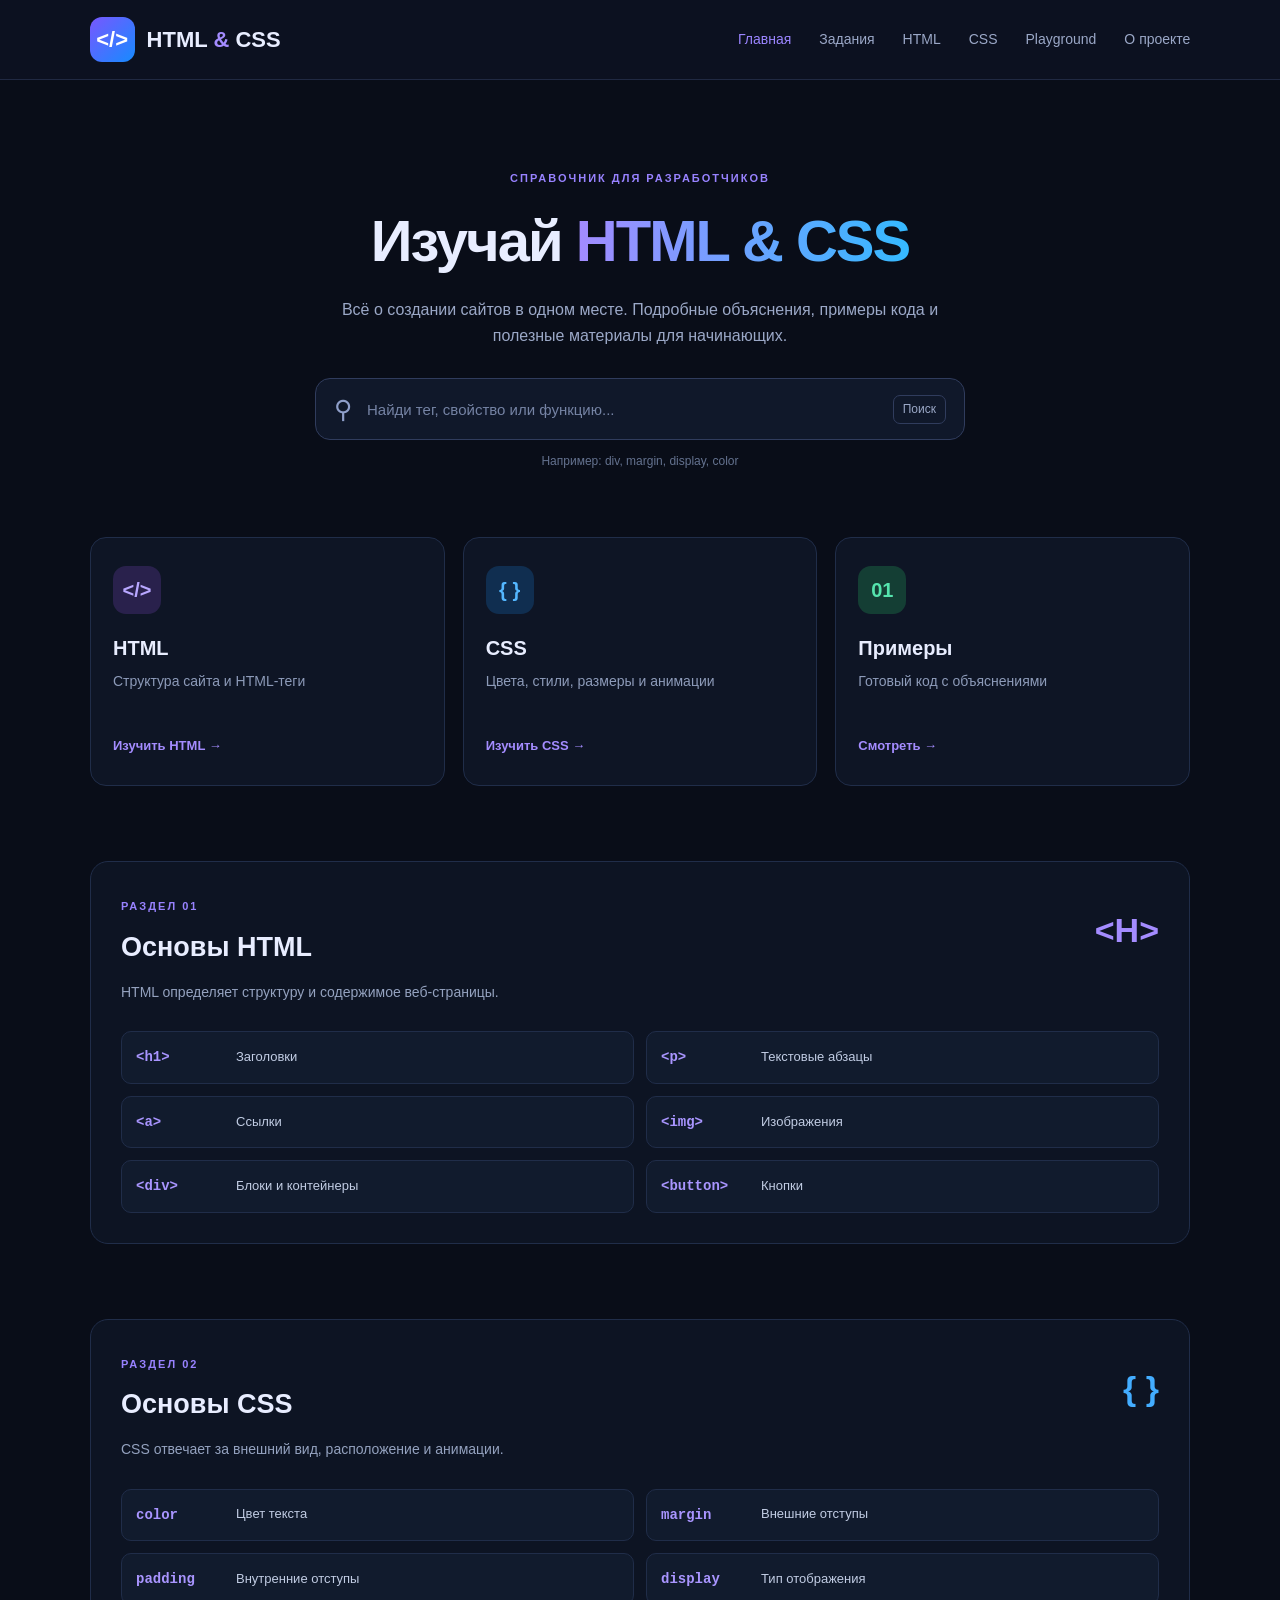
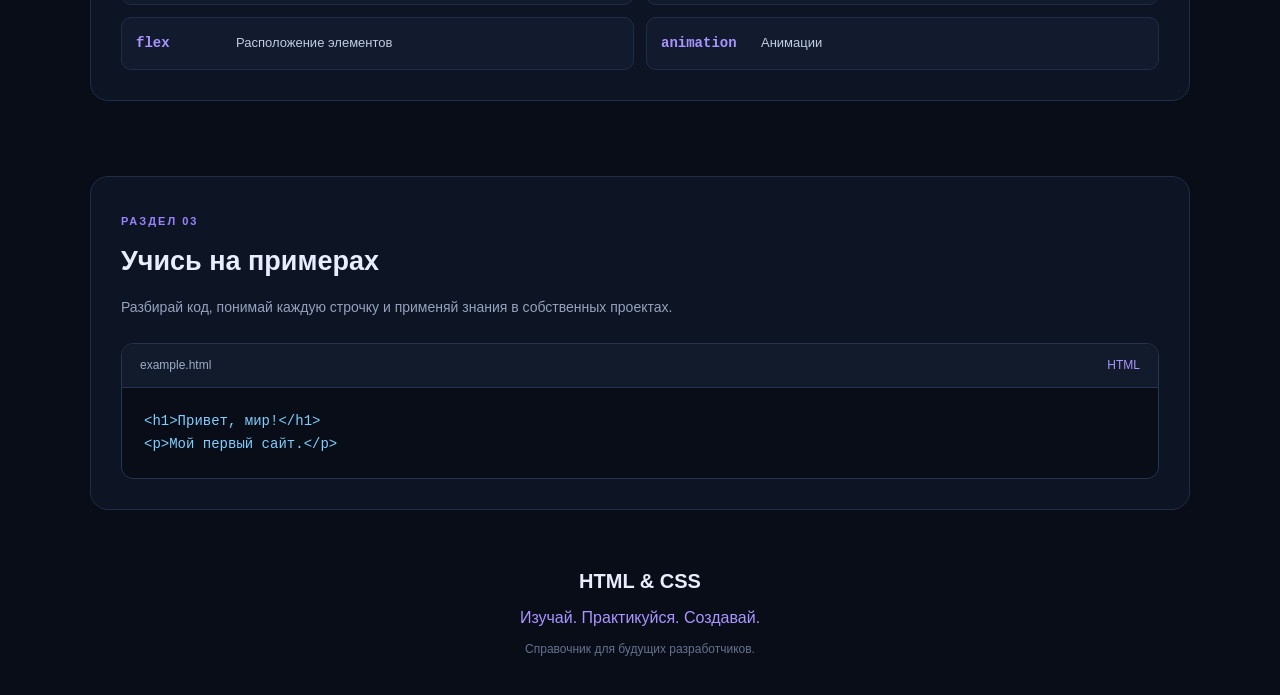
<file: index.html>
<!DOCTYPE html>
<html lang="ru">
<head>
    <meta charset="UTF-8">
    <meta name="viewport" content="width=device-width, initial-scale=1.0">

    <title>HTML & CSS — Справочник</title>

    <link rel="stylesheet" href="style.css">
    <script src="script.js" defer></script>
</head>

<body>

    <header class="header">
        <a href="#" class="logo">
            <span class="logo-icon">&lt;/&gt;</span>
            <span>HTML <span class="logo-amp">&</span> CSS</span>
        </a>

        <nav class="navigation">
    <a href="#" class="nav-link active">Главная</a>
    <a href="tasks.html" class="nav-link">Задания</a>
    <a href="#html" class="nav-link">HTML</a>
    <a href="#css" class="nav-link">CSS</a>
    <a href="playground.html" class="nav-link">Playground</a>
    <a href="#about" class="nav-link">О проекте</a>
        </nav>
    </header>

    <main class="container">

        <section class="hero">
            <div class="hero-label">
                СПРАВОЧНИК ДЛЯ РАЗРАБОТЧИКОВ
            </div>

            <h1>
                Изучай <span class="gradient-text">HTML & CSS</span>
            </h1>

            <p class="hero-description">
                Всё о создании сайтов в одном месте.
                Подробные объяснения, примеры кода
                и полезные материалы для начинающих.
            </p>

            <div class="search-box">
                <span class="search-icon">&#9906;</span>

                <input
                    type="text"
                    id="searchInput"
                    placeholder="Найди тег, свойство или функцию..."
                    autocomplete="off"
                >

                <span class="search-shortcut">Поиск</span>
            </div>

            <p class="search-hint">
                Например: div, margin, display, color
            </p>
        </section>

        <section class="categories" id="categories">

            <a href="#html" class="category-card html-card">
                <div class="category-icon">&lt;/&gt;</div>
                <h2>HTML</h2>
                <p>Структура сайта и HTML-теги</p>
                <span class="card-link">Изучить HTML &rarr;</span>
            </a>

            <a href="#css" class="category-card css-card">
                <div class="category-icon">{ }</div>
                <h2>CSS</h2>
                <p>Цвета, стили, размеры и анимации</p>
                <span class="card-link">Изучить CSS &rarr;</span>
            </a>

            <a href="#examples" class="category-card examples-card">
                <div class="category-icon">01</div>
                <h2>Примеры</h2>
                <p>Готовый код с объяснениями</p>
                <span class="card-link">Смотреть &rarr;</span>
            </a>

        </section>

        <section class="content-section" id="html">
            <div class="section-heading">
                <div>
                    <span class="section-label">РАЗДЕЛ 01</span>
                    <h2>Основы HTML</h2>
                </div>
                <span class="section-symbol html-symbol">&lt;H&gt;</span>
            </div>

            <p class="section-description">
                HTML определяет структуру и содержимое веб-страницы.
            </p>

            <div class="topic-list">
                <div class="topic">
                    <span class="topic-code">&lt;h1&gt;</span>
                    <span class="topic-name">Заголовки</span>
                </div>

                <div class="topic">
                    <span class="topic-code">&lt;p&gt;</span>
                    <span class="topic-name">Текстовые абзацы</span>
                </div>

                <div class="topic">
                    <span class="topic-code">&lt;a&gt;</span>
                    <span class="topic-name">Ссылки</span>
                </div>

                <div class="topic">
                    <span class="topic-code">&lt;img&gt;</span>
                    <span class="topic-name">Изображения</span>
                </div>
 <div class="topic">
                    <span class="topic-code">&lt;div&gt;</span>
                    <span class="topic-name">Блоки и контейнеры</span>
                </div>

                <div class="topic">
                    <span class="topic-code">&lt;button&gt;</span>
                    <span class="topic-name">Кнопки</span>
                </div>
            </div>
        </section>

        <section class="content-section" id="css">
            <div class="section-heading">
                <div>
                    <span class="section-label">РАЗДЕЛ 02</span>
                    <h2>Основы CSS</h2>
                </div>
                <span class="section-symbol css-symbol">{ }</span>
            </div>

            <p class="section-description">
                CSS отвечает за внешний вид, расположение и анимации.
            </p>

            <div class="topic-list">
                <div class="topic">
                    <span class="topic-code">color</span>
                    <span class="topic-name">Цвет текста</span>
                </div>

                <div class="topic">
                    <span class="topic-code">margin</span>
                    <span class="topic-name">Внешние отступы</span>
                </div>

                <div class="topic">
                    <span class="topic-code">padding</span>
                    <span class="topic-name">Внутренние отступы</span>
                </div>

                <div class="topic">
                    <span class="topic-code">display</span>
                    <span class="topic-name">Тип отображения</span>
                </div>

                <div class="topic">
                    <span class="topic-code">flex</span>
                    <span class="topic-name">Расположение элементов</span>
                </div>

                <div class="topic">
                    <span class="topic-code">animation</span>
                    <span class="topic-name">Анимации</span>
                </div>
            </div>
        </section>

        <section class="content-section examples-section" id="examples">
            <span class="section-label">РАЗДЕЛ 03</span>
            <h2>Учись на примерах</h2>

            <p class="section-description">
                Разбирай код, понимай каждую строчку
                и применяй знания в собственных проектах.
            </p>

            <div class="code-example">
                <div class="code-header">
                    <span>example.html</span>
                    <span class="code-status">HTML</span>
                </div>

                <pre><code>&lt;h1&gt;Привет, мир!&lt;/h1&gt;
&lt;p&gt;Мой первый сайт.&lt;/p&gt;</code></pre>
            </div>
        </section>

        <footer class="footer" id="about">
            <div class="footer-logo">HTML & CSS</div>
            <p>Изучай. Практикуйся. Создавай.</p>
            <span>Справочник для будущих разработчиков.</span>
        </footer>

    </main>

</body>
</html>
</file>
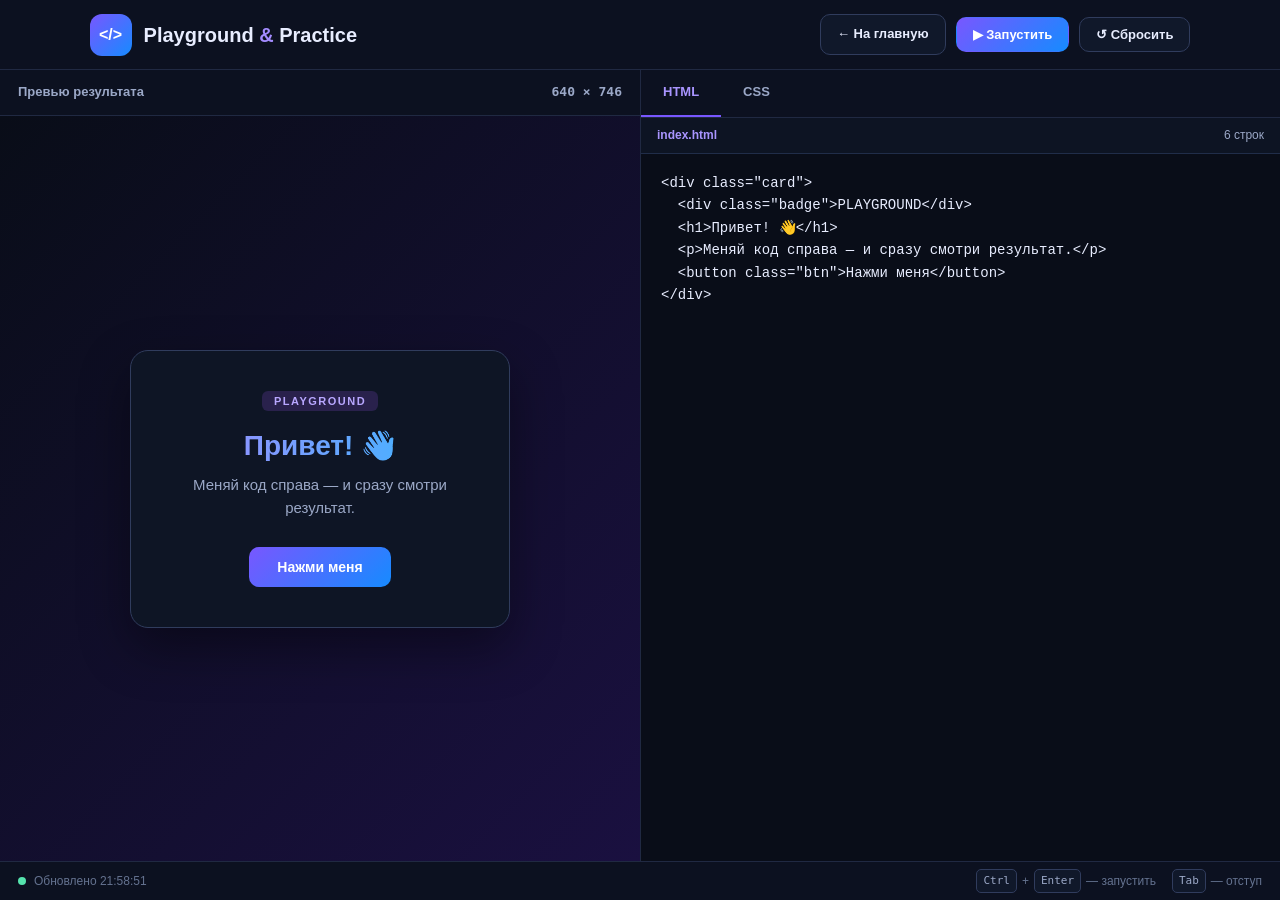
<file: playground.html>
<!DOCTYPE html>
<html lang="ru">
<head>
  <meta charset="UTF-8" />
  <meta name="viewport" content="width=device-width, initial-scale=1.0" />
  <title>Playground — HTML & CSS</title>
  <style>
    * { margin: 0; padding: 0; box-sizing: border-box; }
    html, body { height: 100%; }

    body {
      background: #090d18;
      color: #e8edff;
      font-family: Arial, sans-serif;
      line-height: 1.6;
      display: flex;
      flex-direction: column;
      overflow: hidden;
    }

    a { color: inherit; text-decoration: none; }

    ::selection { background: #7657ff; color: white; }

    /* ===== ШАПКА ===== */
    .header {
      min-height: 70px;
      padding: 12px 7%;
      display: flex;
      justify-content: space-between;
      align-items: center;
      gap: 20px;
      background: #0c1120;
      border-bottom: 1px solid #202942;
      flex-shrink: 0;
    }

    .logo {
      display: flex;
      align-items: center;
      gap: 12px;
      font-size: 20px;
      font-weight: 800;
      white-space: nowrap;
    }

    .logo-icon {
      width: 42px;
      height: 42px;
      display: grid;
      place-items: center;
      background: linear-gradient(135deg, #7857ff, #168bff);
      border-radius: 12px;
      color: white;
      font-size: 16px;
    }

    .logo-amp { color: #a48cff; }

    .header-actions {
      display: flex;
      align-items: center;
      gap: 10px;
      flex-wrap: wrap;
    }

    .btn {
      display: inline-flex;
      align-items: center;
      gap: 7px;
      padding: 9px 16px;
      border-radius: 10px;
      border: 1px solid #303c5d;
      background: #10182a;
      color: #e8edff;
      font-size: 13px;
      font-weight: 600;
      cursor: pointer;
      transition: all 0.2s;
      font-family: Arial, sans-serif;
    }

    .btn:hover {
      border-color: #7964e8;
      background: #161f35;
    }

    .btn-primary {
      background: linear-gradient(135deg, #7857ff, #168bff);
      border-color: transparent;
      color: white;
    }

    .btn-primary:hover {
      opacity: 0.9;
      border-color: transparent;
      background: linear-gradient(135deg, #7857ff, #168bff);
    }

    .btn-success {
      background: linear-gradient(135deg, #1a9b6c, #22c55e);
      border-color: transparent;
      color: white;
    }

    .btn-success:hover {
      opacity: 0.9;
      border-color: transparent;
    }

    .btn-danger:hover {
      border-color: #ff6b81;
      color: #ff8b9b;
    }

    /* ===== ПАНЕЛЬ ЗАДАНИЯ ===== */
    .task-panel {
      display: none;
      background: #0d1423;
      border-bottom: 1px solid #202d49;
      padding: 16px 7%;
      flex-shrink: 0;
    }

    .task-panel.visible {
      display: block;
    }

    .task-panel-inner {
      display: flex;
      align-items: flex-start;
      justify-content: space-between;
      gap: 20px;
      max-width: 1400px;
      margin: 0 auto;
    }

    .task-info h2 {
      font-size: 16px;
      color: #a995ff;
      margin-bottom: 6px;
    }

    .task-info p {
      font-size: 14px;
      color: #9ba8c7;
      max-width: 700px;
    }

    .task-info code {
      background: #111b2d;
      padding: 2px 7px;
      border-radius: 5px;
      color: #7fceff;
      font-family: Consolas, monospace;
      font-size: 13px;
    }

    .task-actions {
      display: flex;
      gap: 10px;
      flex-shrink: 0;
      flex-wrap: wrap;
    }

    /* ===== ОШИБКА ===== */
    .error-panel {
      display: none;
      background: #2a1215;
      border-bottom: 1px solid #ff6b81;
      padding: 14px 7%;
      flex-shrink: 0;
    }

    .error-panel.visible {
      display: block;
    }

    .error-panel-inner {
      max-width: 1400px;
      margin: 0 auto;
      display: flex;
      align-items: flex-start;
      gap: 14px;
    }

    .error-icon {
      font-size: 22px;
      flex-shrink: 0;
      line-height: 1.3;
    }

    .error-content h3 {
      color: #ff6b81;
      font-size: 15px;
      margin-bottom: 4px;
    }

    .error-content p {
      color: #ffb3be;
      font-size: 13px;
      line-height: 1.5;
    }

    .error-content code {
      background: #3d1a1f;
      padding: 1px 6px;
      border-radius: 4px;
      color: #ff8b9b;
      font-family: Consolas, monospace;
      font-size: 12px;
    }

    /* ===== ПОДСКАЗКА ===== */
    .hint-panel {
      display: none;
      background: #1a1830;
      border-bottom: 1px solid #7964e8;
      padding: 14px 7%;
      flex-shrink: 0;
    }

    .hint-panel.visible {
      display: block;
    }

    .hint-panel-inner {
      max-width: 1400px;
      margin: 0 auto;
      display: flex;
      align-items: flex-start;
      gap: 14px;
    }

    .hint-icon {
      font-size: 20px;
      flex-shrink: 0;
    }

    .hint-content h3 {
      color: #a48cff;
      font-size: 14px;
      margin-bottom: 4px;
    }

    .hint-content p {
      color: #c1cce3;
      font-size: 13px;
      line-height: 1.5;
    }

    .hint-content code {
      background: #29214c;
      padding: 1px 6px;
      border-radius: 4px;
      color: #b8a7ff;
      font-family: Consolas, monospace;
      font-size: 12px;
    }

    .btn-hint {
      border-color: #7964e8;
      color: #a48cff;
    }

    .btn-hint:hover {
      background: #1a1830;
      border-color: #a48cff;
    }

    .btn-surrender {
      border-color: #ff6b81;
      color: #ff8b9b;
    }

    .btn-surrender:hover {
      background: #2a1215;
      border-color: #ff6b81;
    }

    /* ===== ОСНОВНАЯ СЕТКА ===== */
    .playground {
      flex: 1;
      display: grid;
      grid-template-columns: 1fr 1fr;
      overflow: hidden;
    }

    @media (max-width: 900px) {
      .playground {
        grid-template-columns: 1fr;
        grid-template-rows: 1fr 1fr;
      }
    }

    /* ===== РЕДАКТОРЫ ===== */
    .editors {
      display: flex;
      flex-direction: column;
      border-left: 1px solid #202942;
      overflow: hidden;
      background: #090d18;
    }

    .editor-tabs {
      display: flex;
      background: #0c1120;
      border-bottom: 1px solid #202942;
      flex-shrink: 0;
    }

    .tab {
      padding: 12px 22px;
      font-size: 13px;
      font-weight: 700;
      color: #9ba8c7;
      cursor: pointer;
      border-bottom: 2px solid transparent;
      transition: all 0.2s;
      user-select: none;
    }

    .tab:hover { color: #e8edff; }
    .tab.active {
      color: #a995ff;
      border-bottom-color: #7857ff;
    }

    .editor-panels {
      flex: 1;
      position: relative;
      overflow: hidden;
    }

    .panel {
      position: absolute;
      inset: 0;
      display: none;
      flex-direction: column;
    }

    .panel.active { display: flex; }

    .panel-header {
      display: flex;
      align-items: center;
      justify-content: space-between;
      padding: 8px 16px;
      background: #0d1423;
      border-bottom: 1px solid #202d49;
      font-size: 12px;
      color: #9ba8c7;
      flex-shrink: 0;
    }

    .panel-header .filename {
      color: #a995ff;
      font-weight: 600;
    }

    textarea {
      flex: 1;
      width: 100%;
      background: #090d18;
      color: #e8edff;
      border: none;
      outline: none;
      resize: none;
      padding: 18px 20px;
      font-family: Consolas, "Courier New", monospace;
      font-size: 14px;
      line-height: 1.6;
      tab-size: 2;
      caret-color: #a995ff;
    }

    textarea::placeholder { color: #4a5568; }

    /* ===== ПРЕВЬЮ ===== */
    .preview-wrap {
      display: flex;
      flex-direction: column;
      overflow: hidden;
      background: #ffffff;
    }

    .preview-header {
      display: flex;
      align-items: center;
      justify-content: space-between;
      padding: 12px 18px;
      background: #0c1120;
      border-bottom: 1px solid #202942;
      flex-shrink: 0;
    }

    .preview-header span {
      font-size: 13px;
      font-weight: 600;
      color: #9ba8c7;
    }

    .preview-size {
      font-size: 12px;
      color: #64728f;
      font-family: Consolas, monospace;
    }

    iframe {
      flex: 1;
      width: 100%;
      border: none;
      background: #fff;
    }

    /* ===== СТАТУС-БАР ===== */
    .statusbar {
      display: flex;
      align-items: center;
      justify-content: space-between;
      padding: 7px 18px;
      background: #0c1120;
      border-top: 1px solid #202942;
      font-size: 12px;
      color: #64728f;
      flex-shrink: 0;
    }

    .status-left {
      display: flex;
      align-items: center;
      gap: 8px;
    }

    .status-dot {
      width: 8px;
      height: 8px;
      border-radius: 50%;
      background: #55e3ad;
    }

    .status-dot.error { background: #ff6b81; }
    .status-dot.success { background: #22c55e; }

    .shortcuts { display: flex; gap: 16px; }
    .shortcuts span { display: flex; align-items: center; gap: 5px; }

    kbd {
      display: inline-block;
      padding: 2px 6px;
      border: 1px solid #303c5d;
      border-radius: 5px;
      background: #10182a;
      font-size: 11px;
      font-family: Consolas, monospace;
      color: #9ba8c7;
    }

    /* ===== МОДАЛКА УСПЕХА ===== */
    .modal-overlay {
      display: none;
      position: fixed;
      inset: 0;
      background: rgba(9, 13, 24, 0.85);
      z-index: 100;
      align-items: center;
      justify-content: center;
    }

    .modal-overlay.visible {
      display: flex;
    }

    .modal {
      background: #0e1525;
      border: 1px solid #303c5d;
      border-radius: 18px;
      padding: 40px;
      text-align: center;
      max-width: 400px;
      width: 90%;
      animation: modalIn 0.3s ease;
    }

    @keyframes modalIn {
      from { opacity: 0; transform: scale(0.9) translateY(20px); }
      to { opacity: 1; transform: scale(1) translateY(0); }
    }

    .modal-icon {
      font-size: 48px;
      margin-bottom: 16px;
    }

    .modal h2 {
      font-size: 22px;
      margin-bottom: 8px;
      color: #55e3ad;
    }

    .modal p {
      color: #9ba8c7;
      margin-bottom: 24px;
      font-size: 15px;
    }

    .modal-xp {
      display: inline-block;
      padding: 6px 16px;
      background: #29214c;
      color: #b8a7ff;
      border-radius: 8px;
      font-weight: 700;
      font-size: 14px;
      margin-bottom: 24px;
    }

    .modal-btns {
      display: flex;
      gap: 10px;
      justify-content: center;
      flex-wrap: wrap;
    }

    @media (max-width: 700px) {
      .header {
        padding: 12px 4%;
        flex-direction: column;
        gap: 12px;
      }
      .header-actions {
        width: 100%;
        justify-content: center;
      }
      .btn { padding: 8px 12px; font-size: 12px; }
      .shortcuts { display: none; }
      .task-panel { padding: 14px 4%; }
      .task-panel-inner { flex-direction: column; }
    }
  </style>
</head>
<body>

  <!-- Шапка -->
  <header class="header">
    <a href="index.html" class="logo">
      <span class="logo-icon">&lt;/&gt;</span>
      <span>Playground <span class="logo-amp">&</span> Practice</span>
    </a>

    <div class="header-actions">
      <a href="tasks.html" class="btn" id="btn-back-tasks" style="display:none">
        ← К заданиям
      </a>
      <a href="index.html" class="btn" id="btn-back-home">
        ← На главную
      </a>
      <button class="btn btn-primary" id="btn-run">▶ Запустить</button>
      <button class="btn btn-success" id="btn-check" style="display:none">✓ Проверить</button>
      <button class="btn" id="btn-reset">↺ Сбросить</button>
    </div>
  </header>

  <!-- Панель задания -->
  <div class="task-panel" id="task-panel">
    <div class="task-panel-inner">
      <div class="task-info">
        <h2 id="task-title">Задание</h2>
        <p id="task-instruction"></p>
      </div>
      <div class="task-actions">
        <button class="btn btn-success" id="btn-check-panel">✓ Проверить</button>
        <button class="btn btn-hint" id="btn-hint">💡 Подсказка</button>
        <button class="btn btn-surrender" id="btn-surrender">🏳 Сдаться</button>
      </div>
    </div>
  </div>

  <!-- Панель ошибки -->
  <div class="error-panel" id="error-panel">
    <div class="error-panel-inner">
      <div class="error-icon">❌</div>
      <div class="error-content">
        <h3>Есть ошибки</h3>
        <p id="error-text">Проверь код ещё раз</p>
      </div>
    </div>
  </div>

  <!-- Панель подсказки -->
  <div class="hint-panel" id="hint-panel">
    <div class="hint-panel-inner">
      <div class="hint-icon">💡</div>
      <div class="hint-content">
        <h3>Подсказка</h3>
        <p id="hint-text"></p>
      </div>
    </div>
  </div>

  <!-- Основная область -->
  <div class="playground">
    <section class="preview-wrap">
      <div class="preview-header">
        <span>Превью результата</span>
        <span class="preview-size" id="preview-size">—</span>
      </div>
      <iframe id="preview" sandbox="allow-scripts"></iframe>
    </section>

    <section class="editors">
      <div class="editor-tabs">
        <div class="tab active" data-tab="html">HTML</div>
        <div class="tab" data-tab="css">CSS</div>
      </div>
      <div class="editor-panels">
        <div class="panel active" id="panel-html">
          <div class="panel-header">
            <span class="filename">index.html</span>
            <span id="html-lines">0 строк</span>
          </div>
          <textarea id="html-code" spellcheck="false" placeholder="Пиши HTML здесь..."></textarea>
        </div>
        <div class="panel" id="panel-css">
          <div class="panel-header">
            <span class="filename">styles.css</span>
            <span id="css-lines">0 строк</span>
          </div>
          <textarea id="css-code" spellcheck="false" placeholder="Пиши CSS здесь..."></textarea>
        </div>
      </div>
    </section>
  </div>

  <div class="statusbar">
    <div class="status-left">
      <span class="status-dot" id="status-dot"></span>
      <span id="status">Готово</span>
    </div>
    <div class="shortcuts">
      <span><kbd>Ctrl</kbd> + <kbd>Enter</kbd> — запустить</span>
      <span><kbd>Tab</kbd> — отступ</span>
    </div>
  </div>

  <!-- Модалка успеха -->
  <div class="modal-overlay" id="modal">
    <div class="modal">
      <div class="modal-icon">🎉</div>
      <h2>Отлично!</h2>
      <p id="modal-text">Задание выполнено</p>
      <div class="modal-xp" id="modal-xp">+10 XP</div>
      <div class="modal-btns">
        <a href="tasks.html" class="btn">К заданиям</a>
        <button class="btn btn-primary" id="btn-next">Следующее →</button>
      </div>
    </div>
  </div>

  <script>
    // ===================== ЗАДАНИЯ =====================
    const TASKS = {
      "1-1": {
        title: "1.1 — Создай заголовок",
        instruction: "Напиши заголовок <code>Мой первый сайт</code> с помощью тега <code>&lt;h1&gt;</code>.",
        startHTML: "<!-- Напиши заголовок ниже -->\n",
        startCSS: "",
        xp: 10,
        next: "1-2",
        check(html) {
          return /<h1[^>]*>\s*Мой первый сайт\s*<\/h1>/i.test(html);
        }
      },
      "1-2": {
        title: "1.2 — Добавь абзац текста",
        instruction: "Под заголовком добавь абзац с текстом: <code>Я изучаю HTML и это круто!</code>",
        startHTML: "<h1>Мой первый сайт</h1>\n<!-- Добавь абзац ниже -->\n",
        startCSS: "",
        xp: 10,
        next: "1-3",
        check(html) {
          return /<h1[^>]*>.*<\/h1>/i.test(html) &&
                 /<p[^>]*>\s*Я изучаю HTML и это круто!\s*<\/p>/i.test(html);
        }
      },
      "1-3": {
        title: "1.3 — Сделай ссылку",
        instruction: "Сделай ссылку с текстом <code>Перейти в Google</code>, которая ведёт на <code>https://google.com</code>.",
        startHTML: "<h1>Полезные ссылки</h1>\n<!-- Сделай ссылку ниже -->\n",
        startCSS: "",
        xp: 10,
        next: "1-4",
        check(html) {
          return /<a[^>]*href\s*=\s*["']https?:\/\/(www\.)?google\.com["'][^>]*>\s*Перейти в Google\s*<\/a>/i.test(html);
        }
      },
      "1-4": {
        title: "1.4 — Вставь изображение",
        instruction: "Вставь изображение. Используй адрес <code>https://picsum.photos/300/200</code> и добавь атрибут <code>alt=\"Картинка\"</code>.",
        startHTML: "<h1>Моя картинка</h1>\n<!-- Вставь изображение ниже -->\n",
        startCSS: "",
        xp: 15,
        next: "1-5",
        check(html) {
          return /<img[^>]*src\s*=\s*["']https:\/\/picsum\.photos\/300\/200["'][^>]*>/i.test(html) &&
                 /alt\s*=\s*["']Картинка["']/i.test(html);
        }
      },
      "1-5": {
        title: "1.5 — Собери простую страницу",
        instruction: "Собери страницу, в которой есть: заголовок <code>&lt;h1&gt;</code> «Обо мне», абзац <code>&lt;p&gt;</code>, ссылка <code>&lt;a&gt;</code> и картинка <code>&lt;img&gt;</code>.",
        startHTML: "<!-- Собери страницу здесь -->\n",
        startCSS: "",
        xp: 20,
        next: "2-1",
        check(html) {
          return /<h1[^>]*>/i.test(html) &&
                 /<p[^>]*>/i.test(html) &&
                 /<a[^>]*href/i.test(html) &&
                 /<img[^>]*src/i.test(html);
        }
      },

      // ===== УРОВЕНЬ 2: CSS текст и цвета =====
      "2-1": {
        title: "2.1 — Измени цвет текста",
        instruction: "Сделай текст заголовка красным. Используй свойство <code>color: red;</code> для селектора <code>h1</code>.",
        startHTML: "<h1>Красный заголовок</h1>\n<p>Этот текст пока обычный.</p>",
        startCSS: "/* Напиши стили ниже */\n",
        xp: 10,
        next: "2-2",
        check(html, css) {
          return /h1\s*\{[^}]*color\s*:\s*(red|#f00|#ff0000|rgb\s*\(\s*255\s*,\s*0\s*,\s*0\s*\))/i.test(css);
        }
      },
      "2-2": {
        title: "2.2 — Размер шрифта",
        instruction: "Сделай заголовок размером <code>36px</code>. Используй свойство <code>font-size</code>.",
        startHTML: "<h1>Большой заголовок</h1>\n<p>Обычный текст.</p>",
        startCSS: "/* Напиши стили ниже */\n",
        xp: 10,
        next: "2-3",
        check(html, css) {
          return /h1\s*\{[^}]*font-size\s*:\s*36px/i.test(css);
        }
      },
      "2-3": {
        title: "2.3 — Жирный и цветной текст",
        instruction: "Сделай абзац <code>синим</code> и <code>жирным</code>. Используй <code>color: blue;</code> и <code>font-weight: bold;</code> для селектора <code>p</code>.",
        startHTML: "<h1>Заголовок</h1>\n<p>Этот текст должен стать синим и жирным.</p>",
        startCSS: "/* Напиши стили ниже */\n",
        xp: 15,
        next: "2-4",
        check(html, css) {
          const hasColor = /p\s*\{[^}]*color\s*:\s*(blue|#00f|#0000ff|rgb\s*\(\s*0\s*,\s*0\s*,\s*255\s*\))/i.test(css);
          const hasWeight = /p\s*\{[^}]*font-weight\s*:\s*(bold|700)/i.test(css);
          return hasColor && hasWeight;
        }
      },
      "2-4": {
        title: "2.4 — Выравнивание текста",
        instruction: "Выровняй заголовок по центру. Используй <code>text-align: center;</code> для <code>h1</code>.",
        startHTML: "<h1>Центр</h1>\n<p>Текст слева, как обычно.</p>",
        startCSS: "/* Напиши стили ниже */\n",
        xp: 10,
        next: "2-5",
        check(html, css) {
          return /h1\s*\{[^}]*text-align\s*:\s*center/i.test(css);
        }
      },
      "2-5": {
        title: "2.5 — Стилизуй карточку",
        instruction: "Сделай для <code>.card</code>: фон <code>#1a1a2e</code>, цвет текста <code>white</code>, скругление <code>border-radius: 12px</code> и внутренний отступ <code>padding: 24px</code>.",
        startHTML: "<div class=\"card\">\n  <h1>Карточка</h1>\n  <p>Стилизуй меня через CSS</p>\n</div>",
        startCSS: "/* Напиши стили для .card */\n",
        xp: 20,
        next: "3-1",
        check(html, css) {
          const bg = /\.card\s*\{[^}]*background(-color)?\s*:\s*#1a1a2e/i.test(css);
          const color = /\.card\s*\{[^}]*color\s*:\s*(white|#fff|#ffffff)/i.test(css);
          const radius = /\.card\s*\{[^}]*border-radius\s*:\s*12px/i.test(css);
          const pad = /\.card\s*\{[^}]*padding\s*:\s*24px/i.test(css);
          return bg && color && radius && pad;
        }
      },

      // ===== УРОВЕНЬ 3: Отступы и размеры =====
      "3-1": {
        title: "3.1 — Внутренний отступ (padding)",
        instruction: "Добавь блоку <code>.box</code> внутренний отступ <code>padding: 30px</code>.",
        startHTML: "<div class=\"box\">Контент внутри</div>",
        startCSS: ".box {\n  background: #7857ff;\n  color: white;\n  /* Добавь padding */\n}",
        xp: 10,
        next: "3-2",
        check(html, css) {
          return /\.box\s*\{[^}]*padding\s*:\s*30px/i.test(css);
        }
      },
      "3-2": {
        title: "3.2 — Внешний отступ (margin)",
        instruction: "Добавь блоку <code>.box</code> внешний отступ сверху <code>margin-top: 40px</code>.",
        startHTML: "<p>Текст сверху</p>\n<div class=\"box\">Блок с отступом</div>",
        startCSS: ".box {\n  background: #168bff;\n  color: white;\n  padding: 20px;\n  /* Добавь margin-top */\n}",
        xp: 10,
        next: "3-3",
        check(html, css) {
          return /\.box\s*\{[^}]*margin-top\s*:\s*40px/i.test(css);
        }
      },
      "3-3": {
        title: "3.3 — Ширина и высота",
        instruction: "Сделай блок шириной <code>200px</code> и высотой <code>100px</code>.",
        startHTML: "<div class=\"box\">200 × 100</div>",
        startCSS: ".box {\n  background: #55e3ad;\n  color: #090d18;\n  /* Добавь width и height */\n}",
        xp: 10,
        next: "3-4",
        check(html, css) {
          return /\.box\s*\{[^}]*width\s*:\s*200px/i.test(css) &&
                 /\.box\s*\{[^}]*height\s*:\s*100px/i.test(css);
        }
      },
      "3-4": {
        title: "3.4 — Центрирование через margin",
        instruction: "Отцентрируй блок по горизонтали с помощью <code>margin: 0 auto</code>. У блока уже есть ширина.",
        startHTML: "<div class=\"box\">Я по центру</div>",
        startCSS: ".box {\n  background: #a48cff;\n  color: white;\n  width: 250px;\n  padding: 20px;\n  text-align: center;\n  /* Добавь margin для центрирования */\n}",
        xp: 15,
        next: "3-5",
        check(html, css) {
          return /\.box\s*\{[^}]*margin\s*:\s*0\s+auto/i.test(css);
        }
      },
      "3-5": {
        title: "3.5 — Карточка с отступами",
        instruction: "Сделай для <code>.card</code>: <code>width: 300px</code>, <code>padding: 24px</code>, <code>margin: 40px auto</code>, <code>border-radius: 12px</code>, фон <code>#0e1525</code>.",
        startHTML: "<div class=\"card\">\n  <h2>Готовая карточка</h2>\n  <p>С отступами и размерами</p>\n</div>",
        startCSS: "body { background: #090d18; color: #e8edff; font-family: Arial, sans-serif; }\n/* Стилизуй .card */\n",
        xp: 20,
        next: "4-1",
        check(html, css) {
          return /\.card\s*\{[^}]*width\s*:\s*300px/i.test(css) &&
                 /\.card\s*\{[^}]*padding\s*:\s*24px/i.test(css) &&
                 /\.card\s*\{[^}]*margin\s*:\s*40px\s+auto/i.test(css) &&
                 /\.card\s*\{[^}]*border-radius\s*:\s*12px/i.test(css) &&
                 /\.card\s*\{[^}]*background(-color)?\s*:\s*#0e1525/i.test(css);
        }
      },

      // ===== УРОВЕНЬ 4: Flexbox =====
      "4-1": {
        title: "4.1 — Включи Flexbox",
        instruction: "Сделай контейнер flex-контейнером: добавь <code>display: flex</code> для <code>.container</code>.",
        startHTML: "<div class=\"container\">\n  <div class=\"item\">1</div>\n  <div class=\"item\">2</div>\n  <div class=\"item\">3</div>\n</div>",
        startCSS: ".container {\n  background: #0e1525;\n  padding: 20px;\n  /* Добавь display: flex */\n}\n.item {\n  background: #7857ff;\n  color: white;\n  padding: 20px 30px;\n  margin: 5px;\n  border-radius: 8px;\n}",
        xp: 10,
        next: "4-2",
        check(html, css) {
          return /\.container\s*\{[^}]*display\s*:\s*flex/i.test(css);
        }
      },
      "4-2": {
        title: "4.2 — Центр по горизонтали",
        instruction: "Выровняй элементы по центру горизонтально: <code>justify-content: center</code>.",
        startHTML: "<div class=\"container\">\n  <div class=\"item\">A</div>\n  <div class=\"item\">B</div>\n  <div class=\"item\">C</div>\n</div>",
        startCSS: ".container {\n  display: flex;\n  background: #0e1525;\n  padding: 20px;\n  /* Добавь justify-content */\n}\n.item {\n  background: #168bff;\n  color: white;\n  padding: 20px 30px;\n  margin: 5px;\n  border-radius: 8px;\n}",
        xp: 10,
        next: "4-3",
        check(html, css) {
          return /\.container\s*\{[^}]*justify-content\s*:\s*center/i.test(css);
        }
      },
      "4-3": {
        title: "4.3 — Центр по вертикали",
        instruction: "Выровняй элементы по центру вертикально: <code>align-items: center</code>. Контейнеру уже задана высота.",
        startHTML: "<div class=\"container\">\n  <div class=\"item\">1</div>\n  <div class=\"item\">2</div>\n</div>",
        startCSS: ".container {\n  display: flex;\n  height: 200px;\n  background: #0e1525;\n  padding: 20px;\n  /* Добавь align-items */\n}\n.item {\n  background: #55e3ad;\n  color: #090d18;\n  padding: 20px 30px;\n  margin: 5px;\n  border-radius: 8px;\n}",
        xp: 10,
        next: "4-4",
        check(html, css) {
          return /\.container\s*\{[^}]*align-items\s*:\s*center/i.test(css);
        }
      },
      "4-4": {
        title: "4.4 — Пространство между элементами",
        instruction: "Распредели элементы с равными промежутками: <code>justify-content: space-between</code>.",
        startHTML: "<div class=\"container\">\n  <div class=\"item\">Лево</div>\n  <div class=\"item\">Центр</div>\n  <div class=\"item\">Право</div>\n</div>",
        startCSS: ".container {\n  display: flex;\n  background: #0e1525;\n  padding: 20px;\n  /* Добавь justify-content: space-between */\n}\n.item {\n  background: #a48cff;\n  color: white;\n  padding: 16px 24px;\n  border-radius: 8px;\n}",
        xp: 15,
        next: "4-5",
        check(html, css) {
          return /\.container\s*\{[^}]*justify-content\s*:\s*space-between/i.test(css);
        }
      },
      "4-5": {
        title: "4.5 — Полное центрирование",
        instruction: "Отцентрируй элемент и по горизонтали, и по вертикали. Нужны: <code>display: flex</code>, <code>justify-content: center</code>, <code>align-items: center</code>.",
        startHTML: "<div class=\"container\">\n  <div class=\"box\">Центр</div>\n</div>",
        startCSS: ".container {\n  height: 250px;\n  background: #0e1525;\n  border: 1px solid #303c5d;\n  border-radius: 12px;\n  /* Сделай полное центрирование */\n}\n.box {\n  background: linear-gradient(135deg, #7857ff, #168bff);\n  color: white;\n  padding: 24px 40px;\n  border-radius: 10px;\n  font-weight: bold;\n}",
        xp: 20,
        next: "5-1",
        check(html, css) {
          return /\.container\s*\{[^}]*display\s*:\s*flex/i.test(css) &&
                 /\.container\s*\{[^}]*justify-content\s*:\s*center/i.test(css) &&
                 /\.container\s*\{[^}]*align-items\s*:\s*center/i.test(css);
        }
      },

      // ===== УРОВЕНЬ 5: Мини-проекты =====
      "5-1": {
        title: "5.1 — Красивая кнопка",
        instruction: "Стилизуй кнопку: фон <code>#7857ff</code>, цвет текста <code>white</code>, <code>padding: 12px 28px</code>, <code>border-radius: 8px</code>, <code>border: none</code>, <code>font-size: 16px</code>.",
        startHTML: "<button class=\"btn\">Нажми меня</button>",
        startCSS: "body {\n  background: #090d18;\n  display: flex;\n  justify-content: center;\n  align-items: center;\n  min-height: 100vh;\n}\n/* Стилизуй .btn */\n",
        xp: 15,
        next: "5-2",
        check(html, css) {
          return /\.btn\s*\{[^}]*background(-color)?\s*:\s*#7857ff/i.test(css) &&
                 /\.btn\s*\{[^}]*color\s*:\s*(white|#fff)/i.test(css) &&
                 /\.btn\s*\{[^}]*padding\s*:\s*12px\s+28px/i.test(css) &&
                 /\.btn\s*\{[^}]*border-radius\s*:\s*8px/i.test(css) &&
                 /\.btn\s*\{[^}]*border\s*:\s*none/i.test(css);
        }
      },
      "5-2": {
        title: "5.2 — Карточка профиля",
        instruction: "Собери карточку: <code>.card</code> с <code>width: 280px</code>, <code>padding: 30px</code>, <code>border-radius: 16px</code>, фон <code>#0e1525</code>, текст по центру. Внутри уже есть имя и описание.",
        startHTML: "<div class=\"card\">\n  <h2>Алексей</h2>\n  <p>Frontend-разработчик</p>\n</div>",
        startCSS: "body {\n  background: #090d18;\n  color: #e8edff;\n  font-family: Arial, sans-serif;\n  display: flex;\n  justify-content: center;\n  align-items: center;\n  min-height: 100vh;\n}\n/* Стилизуй .card */\n",
        xp: 15,
        next: "5-3",
        check(html, css) {
          return /\.card\s*\{[^}]*width\s*:\s*280px/i.test(css) &&
                 /\.card\s*\{[^}]*padding\s*:\s*30px/i.test(css) &&
                 /\.card\s*\{[^}]*border-radius\s*:\s*16px/i.test(css) &&
                 /\.card\s*\{[^}]*background(-color)?\s*:\s*#0e1525/i.test(css) &&
                 /\.card\s*\{[^}]*text-align\s*:\s*center/i.test(css);
        }
      },
      "5-3": {
        title: "5.3 — Навигационное меню",
        instruction: "Сделай горизонтальное меню: <code>.nav</code> с <code>display: flex</code> и <code>gap: 24px</code>. Ссылки уже есть.",
        startHTML: "<nav class=\"nav\">\n  <a href=\"#\">Главная</a>\n  <a href=\"#\">О нас</a>\n  <a href=\"#\">Контакты</a>\n</nav>",
        startCSS: "body {\n  background: #090d18;\n  font-family: Arial, sans-serif;\n  padding: 40px;\n}\n.nav a {\n  color: #a48cff;\n  text-decoration: none;\n  font-weight: bold;\n}\n/* Стилизуй .nav */\n",
        xp: 15,
        next: "5-4",
        check(html, css) {
          return /\.nav\s*\{[^}]*display\s*:\s*flex/i.test(css) &&
                 /\.nav\s*\{[^}]*gap\s*:\s*24px/i.test(css);
        }
      },
      "5-4": {
        title: "5.4 — Центрированный блок с кнопкой",
        instruction: "Отцентрируй <code>.hero</code> на странице (flex + center + center), задай <code>min-height: 100vh</code>. Кнопка внутри уже есть.",
        startHTML: "<div class=\"hero\">\n  <h1>Добро пожаловать</h1>\n  <button class=\"btn\">Начать</button>\n</div>",
        startCSS: "body { margin: 0; background: #090d18; color: #e8edff; font-family: Arial, sans-serif; }\nh1 { margin-bottom: 20px; }\n.btn {\n  background: #7857ff;\n  color: white;\n  border: none;\n  padding: 12px 28px;\n  border-radius: 8px;\n  font-size: 16px;\n  cursor: pointer;\n}\n/* Стилизуй .hero */\n",
        xp: 20,
        next: "5-5",
        check(html, css) {
          return /\.hero\s*\{[^}]*display\s*:\s*flex/i.test(css) &&
                 /\.hero\s*\{[^}]*justify-content\s*:\s*center/i.test(css) &&
                 /\.hero\s*\{[^}]*align-items\s*:\s*center/i.test(css) &&
                 /\.hero\s*\{[^}]*min-height\s*:\s*100vh/i.test(css);
        }
      },
      "5-5": {
        title: "5.5 — Финальный мини-лендинг",
        instruction: "Собери всё вместе! Нужно:\n1. <code>.hero</code> — flex, центр, min-height 100vh\n2. <code>h1</code> — цвет #a48cff\n3. <code>.btn</code> — фон #7857ff, цвет white, padding 14px 32px, border-radius 10px, border none",
        startHTML: "<div class=\"hero\">\n  <h1>Я выучил HTML и CSS!</h1>\n  <button class=\"btn\">Поехали дальше</button>\n</div>",
        startCSS: "body { margin: 0; background: #090d18; font-family: Arial, sans-serif; }\n/* Напиши все стили */\n",
        xp: 25,
        next: null,
        check(html, css) {
          const hero = /\.hero\s*\{[^}]*display\s*:\s*flex/i.test(css) &&
                       /\.hero\s*\{[^}]*justify-content\s*:\s*center/i.test(css) &&
                       /\.hero\s*\{[^}]*align-items\s*:\s*center/i.test(css) &&
                       /\.hero\s*\{[^}]*min-height\s*:\s*100vh/i.test(css);
          const h1 = /h1\s*\{[^}]*color\s*:\s*#a48cff/i.test(css);
          const btn = /\.btn\s*\{[^}]*background(-color)?\s*:\s*#7857ff/i.test(css) &&
                      /\.btn\s*\{[^}]*color\s*:\s*(white|#fff)/i.test(css) &&
                      /\.btn\s*\{[^}]*padding\s*:\s*14px\s+32px/i.test(css) &&
                      /\.btn\s*\{[^}]*border-radius\s*:\s*10px/i.test(css) &&
                      /\.btn\s*\{[^}]*border\s*:\s*none/i.test(css);
          return hero && h1 && btn;
        }
      }
    };

    // ===================== ЭЛЕМЕНТЫ =====================
    const htmlCode    = document.getElementById("html-code");
    const cssCode     = document.getElementById("css-code");
    const preview     = document.getElementById("preview");
    const statusEl    = document.getElementById("status");
    const statusDot   = document.getElementById("status-dot");
    const htmlLines   = document.getElementById("html-lines");
    const cssLines    = document.getElementById("css-lines");
    const previewSize = document.getElementById("preview-size");
    const taskPanel   = document.getElementById("task-panel");
    const taskTitle   = document.getElementById("task-title");
    const taskInstr   = document.getElementById("task-instruction");
    const btnCheck    = document.getElementById("btn-check");
    const btnCheckPanel = document.getElementById("btn-check-panel");
    const btnBackTasks = document.getElementById("btn-back-tasks");
    const btnBackHome  = document.getElementById("btn-back-home");
    const modal       = document.getElementById("modal");
    const modalText   = document.getElementById("modal-text");
    const modalXp     = document.getElementById("modal-xp");
    const btnNext     = document.getElementById("btn-next");

    let currentTask = null;

    // ===================== DEFAULT =====================
    const DEFAULT_HTML = `<div class="card">
  <div class="badge">PLAYGROUND</div>
  <h1>Привет! 👋</h1>
  <p>Меняй код справа — и сразу смотри результат.</p>
  <button class="btn">Нажми меня</button>
</div>`;

    const DEFAULT_CSS = `* { margin: 0; padding: 0; box-sizing: border-box; }
body {
  font-family: Arial, sans-serif;
  background: linear-gradient(135deg, #090d18, #1a1040);
  min-height: 100vh;
  display: flex;
  align-items: center;
  justify-content: center;
  padding: 20px;
  color: #e8edff;
}
.card {
  background: #0e1525;
  border: 1px solid #303c5d;
  padding: 40px;
  border-radius: 18px;
  text-align: center;
  max-width: 380px;
  box-shadow: 0 20px 50px rgba(0,0,0,0.4);
}
.badge {
  display: inline-block;
  padding: 4px 12px;
  background: #29214c;
  color: #b8a7ff;
  font-size: 11px;
  font-weight: 800;
  letter-spacing: 1.5px;
  border-radius: 6px;
  margin-bottom: 18px;
}
h1 {
  font-size: 28px;
  margin-bottom: 12px;
  background: linear-gradient(90deg, #a38bff, #35b9ff);
  background-clip: text;
  -webkit-background-clip: text;
  color: transparent;
}
p { color: #9ba8c7; font-size: 15px; line-height: 1.5; margin-bottom: 28px; }
.btn {
  background: linear-gradient(135deg, #7857ff, #168bff);
  color: white;
  border: none;
  padding: 12px 28px;
  border-radius: 10px;
  font-size: 14px;
  font-weight: 600;
  cursor: pointer;
  transition: transform 0.2s, box-shadow 0.2s;
}
.btn:hover {
  transform: translateY(-3px);
  box-shadow: 0 10px 25px rgba(120, 87, 255, 0.4);
}`;

    // ===================== ВКЛАДКИ =====================
    document.querySelectorAll(".tab").forEach(tab => {
      tab.addEventListener("click", () => {
        document.querySelectorAll(".tab").forEach(t => t.classList.remove("active"));
        document.querySelectorAll(".panel").forEach(p => p.classList.remove("active"));
        tab.classList.add("active");
        document.getElementById(`panel-${tab.dataset.tab}`).classList.add("active");
      });
    });

    // ===================== СТРОКИ =====================
    function updateLines() {
      const h = htmlCode.value.split("\n").length;
      const c = cssCode.value.split("\n").length;
      htmlLines.textContent = h + (h === 1 ? " строка" : h < 5 ? " строки" : " строк");
      cssLines.textContent  = c + (c === 1 ? " строка" : c < 5 ? " строки" : " строк");
    }

    // ===================== ЗАПУСК =====================
    function run() {
      const doc = `<!DOCTYPE html><html><head><meta charset="UTF-8"><style>${cssCode.value}</style></head><body>${htmlCode.value}</body></html>`;
      preview.srcdoc = doc;
      statusEl.textContent = "Обновлено " + new Date().toLocaleTimeString("ru-RU");
      statusDot.className = "status-dot";
      updateLines();
    }

    // ===================== ПОДСКАЗКИ И РЕШЕНИЯ =====================
    const HINTS = {
      "1-1": ["Нужен тег <code>&lt;h1&gt;...&lt;/h1&gt;</code>", "Внутри напиши: <code>Мой первый сайт</code>"],
      "1-2": ["Добавь тег <code>&lt;p&gt;...&lt;/p&gt;</code> под заголовком", "Текст: <code>Я изучаю HTML и это круто!</code>"],
      "1-3": ["Используй <code>&lt;a href=\"...\"&gt;текст&lt;/a&gt;</code>", "href должен быть <code>https://google.com</code>"],
      "1-4": ["Тег <code>&lt;img src=\"...\" alt=\"...\"&gt;</code>", "src: <code>https://picsum.photos/300/200</code>, alt: <code>Картинка</code>"],
      "1-5": ["Нужны теги: <code>&lt;h1&gt;</code>, <code>&lt;p&gt;</code>, <code>&lt;a href&gt;</code>, <code>&lt;img src&gt;</code>"],
      "2-1": ["Пиши в CSS: <code>h1 { color: red; }</code>"],
      "2-2": ["Пиши: <code>h1 { font-size: 36px; }</code>"],
      "2-3": ["Для <code>p</code> нужны оба свойства: <code>color: blue;</code> и <code>font-weight: bold;</code>"],
      "2-4": ["Пиши: <code>h1 { text-align: center; }</code>"],
      "2-5": ["В <code>.card</code> нужны: background, color, border-radius, padding"],
      "3-1": ["Добавь внутрь <code>.box</code>: <code>padding: 30px;</code>"],
      "3-2": ["Добавь: <code>margin-top: 40px;</code>"],
      "3-3": ["Нужны оба: <code>width: 200px;</code> и <code>height: 100px;</code>"],
      "3-4": ["Добавь: <code>margin: 0 auto;</code>"],
      "3-5": ["Нужны: width, padding, margin, border-radius, background"],
      "4-1": ["Добавь: <code>display: flex;</code>"],
      "4-2": ["Добавь: <code>justify-content: center;</code>"],
      "4-3": ["Добавь: <code>align-items: center;</code>"],
      "4-4": ["Добавь: <code>justify-content: space-between;</code>"],
      "4-5": ["Нужны три свойства: display: flex, justify-content: center, align-items: center"],
      "5-1": ["Стилизуй <code>.btn</code>: background, color, padding, border-radius, border"],
      "5-2": ["Стилизуй <code>.card</code>: width, padding, border-radius, background, text-align"],
      "5-3": ["Для <code>.nav</code>: <code>display: flex;</code> и <code>gap: 24px;</code>"],
      "5-4": ["Для <code>.hero</code>: display flex + justify-content center + align-items center + min-height 100vh"],
      "5-5": ["Нужны стили для .hero, h1 и .btn — смотри условие внимательно"]
    };

    const SOLUTIONS = {
      "1-1": { html: "<h1>Мой первый сайт</h1>", css: "" },
      "1-2": { html: "<h1>Мой первый сайт</h1>\n<p>Я изучаю HTML и это круто!</p>", css: "" },
      "1-3": { html: "<h1>Полезные ссылки</h1>\n<a href=\"https://google.com\">Перейти в Google</a>", css: "" },
      "1-4": { html: "<h1>Моя картинка</h1>\n<img src=\"https://picsum.photos/300/200\" alt=\"Картинка\">", css: "" },
      "1-5": { html: "<h1>Обо мне</h1>\n<p>Привет! Я учу HTML.</p>\n<a href=\"https://google.com\">Мой любимый сайт</a>\n<img src=\"https://picsum.photos/300/200\" alt=\"Фото\">", css: "" },
      "2-1": { html: null, css: "h1 {\n  color: red;\n}" },
      "2-2": { html: null, css: "h1 {\n  font-size: 36px;\n}" },
      "2-3": { html: null, css: "p {\n  color: blue;\n  font-weight: bold;\n}" },
      "2-4": { html: null, css: "h1 {\n  text-align: center;\n}" },
      "2-5": { html: null, css: ".card {\n  background: #1a1a2e;\n  color: white;\n  border-radius: 12px;\n  padding: 24px;\n}" },
      "3-1": { html: null, css: ".box {\n  background: #7857ff;\n  color: white;\n  padding: 30px;\n}" },
      "3-2": { html: null, css: ".box {\n  background: #168bff;\n  color: white;\n  padding: 20px;\n  margin-top: 40px;\n}" },
      "3-3": { html: null, css: ".box {\n  background: #55e3ad;\n  color: #090d18;\n  width: 200px;\n  height: 100px;\n}" },
      "3-4": { html: null, css: ".box {\n  background: #a48cff;\n  color: white;\n  width: 250px;\n  padding: 20px;\n  text-align: center;\n  margin: 0 auto;\n}" },
      "3-5": { html: null, css: "body { background: #090d18; color: #e8edff; font-family: Arial, sans-serif; }\n.card {\n  width: 300px;\n  padding: 24px;\n  margin: 40px auto;\n  border-radius: 12px;\n  background: #0e1525;\n}" },
      "4-1": { html: null, css: ".container {\n  background: #0e1525;\n  padding: 20px;\n  display: flex;\n}\n.item {\n  background: #7857ff;\n  color: white;\n  padding: 20px 30px;\n  margin: 5px;\n  border-radius: 8px;\n}" },
      "4-2": { html: null, css: ".container {\n  display: flex;\n  background: #0e1525;\n  padding: 20px;\n  justify-content: center;\n}\n.item {\n  background: #168bff;\n  color: white;\n  padding: 20px 30px;\n  margin: 5px;\n  border-radius: 8px;\n}" },
      "4-3": { html: null, css: ".container {\n  display: flex;\n  height: 200px;\n  background: #0e1525;\n  padding: 20px;\n  align-items: center;\n}\n.item {\n  background: #55e3ad;\n  color: #090d18;\n  padding: 20px 30px;\n  margin: 5px;\n  border-radius: 8px;\n}" },
      "4-4": { html: null, css: ".container {\n  display: flex;\n  background: #0e1525;\n  padding: 20px;\n  justify-content: space-between;\n}\n.item {\n  background: #a48cff;\n  color: white;\n  padding: 16px 24px;\n  border-radius: 8px;\n}" },
      "4-5": { html: null, css: ".container {\n  height: 250px;\n  background: #0e1525;\n  border: 1px solid #303c5d;\n  border-radius: 12px;\n  display: flex;\n  justify-content: center;\n  align-items: center;\n}\n.box {\n  background: linear-gradient(135deg, #7857ff, #168bff);\n  color: white;\n  padding: 24px 40px;\n  border-radius: 10px;\n  font-weight: bold;\n}" },
      "5-1": { html: null, css: "body {\n  background: #090d18;\n  display: flex;\n  justify-content: center;\n  align-items: center;\n  min-height: 100vh;\n}\n.btn {\n  background: #7857ff;\n  color: white;\n  padding: 12px 28px;\n  border-radius: 8px;\n  border: none;\n  font-size: 16px;\n}" },
      "5-2": { html: null, css: "body {\n  background: #090d18;\n  color: #e8edff;\n  font-family: Arial, sans-serif;\n  display: flex;\n  justify-content: center;\n  align-items: center;\n  min-height: 100vh;\n}\n.card {\n  width: 280px;\n  padding: 30px;\n  border-radius: 16px;\n  background: #0e1525;\n  text-align: center;\n}" },
      "5-3": { html: null, css: "body {\n  background: #090d18;\n  font-family: Arial, sans-serif;\n  padding: 40px;\n}\n.nav a {\n  color: #a48cff;\n  text-decoration: none;\n  font-weight: bold;\n}\n.nav {\n  display: flex;\n  gap: 24px;\n}" },
      "5-4": { html: null, css: "body { margin: 0; background: #090d18; color: #e8edff; font-family: Arial, sans-serif; }\nh1 { margin-bottom: 20px; }\n.btn {\n  background: #7857ff;\n  color: white;\n  border: none;\n  padding: 12px 28px;\n  border-radius: 8px;\n  font-size: 16px;\n  cursor: pointer;\n}\n.hero {\n  display: flex;\n  flex-direction: column;\n  justify-content: center;\n  align-items: center;\n  min-height: 100vh;\n}" },
      "5-5": { html: null, css: "body { margin: 0; background: #090d18; font-family: Arial, sans-serif; }\n.hero {\n  display: flex;\n  flex-direction: column;\n  justify-content: center;\n  align-items: center;\n  min-height: 100vh;\n}\nh1 {\n  color: #a48cff;\n}\n.btn {\n  background: #7857ff;\n  color: white;\n  padding: 14px 32px;\n  border-radius: 10px;\n  border: none;\n}" }
    };

    const ERROR_MSGS = {
      "1-1": "Не найден правильный тег <code>&lt;h1&gt;Мой первый сайт&lt;/h1&gt;</code>. Проверь закрывающий тег — нужен <code>&lt;/h1&gt;</code> со слэшем.",
      "1-2": "Нужен абзац <code>&lt;p&gt;Я изучаю HTML и это круто!&lt;/p&gt;</code> под заголовком.",
      "1-3": "Ссылка должна быть: <code>&lt;a href=\"https://google.com\"&gt;Перейти в Google&lt;/a&gt;</code>",
      "1-4": "Нужен <code>&lt;img src=\"https://picsum.photos/300/200\" alt=\"Картинка\"&gt;</code>",
      "1-5": "Не хватает одного из тегов: <code>&lt;h1&gt;</code>, <code>&lt;p&gt;</code>, <code>&lt;a href&gt;</code> или <code>&lt;img src&gt;</code>",
      "2-1": "В CSS не найден <code>color: red</code> для селектора <code>h1</code>",
      "2-2": "В CSS не найден <code>font-size: 36px</code> для <code>h1</code>",
      "2-3": "Для <code>p</code> нужны оба свойства: <code>color: blue</code> и <code>font-weight: bold</code>",
      "2-4": "Не найден <code>text-align: center</code> для <code>h1</code>",
      "2-5": "В <code>.card</code> не хватает свойств. Нужны: background #1a1a2e, color white, border-radius 12px, padding 24px",
      "3-1": "Не найден <code>padding: 30px</code> у <code>.box</code>",
      "3-2": "Не найден <code>margin-top: 40px</code> у <code>.box</code>",
      "3-3": "Нужны оба свойства: <code>width: 200px</code> и <code>height: 100px</code>",
      "3-4": "Не найден <code>margin: 0 auto</code> у <code>.box</code>",
      "3-5": "Не хватает свойств у <code>.card</code>. Проверь width, padding, margin, border-radius, background",
      "4-1": "Не найден <code>display: flex</code> у <code>.container</code>",
      "4-2": "Не найден <code>justify-content: center</code>",
      "4-3": "Не найден <code>align-items: center</code>",
      "4-4": "Не найден <code>justify-content: space-between</code>",
      "4-5": "Нужны все три: <code>display: flex</code>, <code>justify-content: center</code>, <code>align-items: center</code>",
      "5-1": "Не хватает стилей у <code>.btn</code>. Проверь background, color, padding, border-radius, border",
      "5-2": "Не хватает стилей у <code>.card</code>. Проверь width, padding, border-radius, background, text-align",
      "5-3": "Не найдены <code>display: flex</code> и/или <code>gap: 24px</code> у <code>.nav</code>",
      "5-4": "У <code>.hero</code> не хватает flex-центрирования или <code>min-height: 100vh</code>",
      "5-5": "Проверь стили <code>.hero</code>, <code>h1</code> (цвет #a48cff) и <code>.btn</code>"
    };

    let hintIndex = 0;

    // ===================== ПРОВЕРКА =====================
    function hideError() {
      document.getElementById("error-panel").classList.remove("visible");
    }

    function showError(msg) {
      const panel = document.getElementById("error-panel");
      document.getElementById("error-text").innerHTML = msg;
      panel.classList.add("visible");
      document.getElementById("hint-panel").classList.remove("visible");
    }

    function checkTask() {
      if (!currentTask) return;
      const task = TASKS[currentTask];
      const html = htmlCode.value;
      const css  = cssCode.value;

      if (task.check(html, css)) {
        hideError();
        document.getElementById("hint-panel").classList.remove("visible");
        markDone(currentTask);
        modalText.textContent = `Задание «${task.title}» выполнено!`;
        modalXp.textContent = `+${task.xp} XP`;
        modal.classList.add("visible");
        statusEl.textContent = "Задание выполнено!";
        statusDot.className = "status-dot success";

        if (task.next) {
          btnNext.style.display = "";
          btnNext.onclick = () => {
            window.location.href = `playground.html?task=${task.next}`;
          };
        } else {
          btnNext.style.display = "none";
        }
      } else {
        const msg = ERROR_MSGS[currentTask] || "Код пока неправильный. Проверь условие задания.";
        showError(msg);
        statusEl.textContent = "Есть ошибки — смотри красное сообщение выше";
        statusDot.className = "status-dot error";
      }
    }

    // ===================== ПОДСКАЗКА =====================
    function showHint() {
      if (!currentTask) return;
      const hints = HINTS[currentTask] || ["Посмотри внимательно на условие задания."];
      const text = hints[Math.min(hintIndex, hints.length - 1)];
      document.getElementById("hint-text").innerHTML = text;
      document.getElementById("hint-panel").classList.add("visible");
      hideError();
      if (hintIndex < hints.length - 1) hintIndex++;
    }

    // ===================== СДАТЬСЯ =====================
    function surrender() {
      if (!currentTask) return;
      if (!confirm("Показать правильный ответ? Задание будет засчитано.")) return;

      const sol = SOLUTIONS[currentTask];
      if (!sol) return;

      if (sol.html !== null && sol.html !== undefined) {
        htmlCode.value = sol.html;
      }
      if (sol.css !== null && sol.css !== undefined) {
        cssCode.value = sol.css;
      }

      hideError();
      document.getElementById("hint-panel").classList.remove("visible");
      run();

      // Засчитываем задание
      markDone(currentTask);
      const task = TASKS[currentTask];
      modalText.textContent = `Решение показано. Задание «${task.title}» засчитано.`;
      modalXp.textContent = `+${task.xp} XP`;
      modal.classList.add("visible");
      statusEl.textContent = "Решение показано";
      statusDot.className = "status-dot success";

      if (task.next) {
        btnNext.style.display = "";
        btnNext.onclick = () => {
          window.location.href = `playground.html?task=${task.next}`;
        };
      } else {
        btnNext.style.display = "none";
      }
    }

    // ===================== ПРОГРЕСС =====================
    function getProgress() {
      try {
        return JSON.parse(localStorage.getItem("htmlcss_progress") || "{}");
      } catch {
        return {};
      }
    }

    function markDone(taskId) {
      const prog = getProgress();
      prog[taskId] = true;
      localStorage.setItem("htmlcss_progress", JSON.stringify(prog));
    }

    // ===================== ЗАГРУЗКА ЗАДАНИЯ =====================
    function loadTask(taskId) {
      const task = TASKS[taskId];
      if (!task) return;

      currentTask = taskId;
      hintIndex = 0;
      htmlCode.value = task.startHTML;
      cssCode.value = task.startCSS || "";

      taskTitle.textContent = task.title;
      taskInstr.innerHTML = task.instruction;
      taskPanel.classList.add("visible");
      btnCheck.style.display = "";
      btnCheckPanel.style.display = "";
      btnBackTasks.style.display = "";
      btnBackHome.style.display = "none";

      hideError();
      document.getElementById("hint-panel").classList.remove("visible");

      // Для CSS-заданий сразу открываем вкладку CSS
      if (taskId.startsWith("2-") || taskId.startsWith("3-") || taskId.startsWith("4-") || taskId.startsWith("5-")) {
        document.querySelectorAll(".tab").forEach(t => t.classList.remove("active"));
        document.querySelectorAll(".panel").forEach(p => p.classList.remove("active"));
        document.querySelector('.tab[data-tab="css"]').classList.add("active");
        document.getElementById("panel-css").classList.add("active");
      }

      run();
    }

    // ===================== КНОПКИ =====================
    document.getElementById("btn-run").addEventListener("click", run);
    document.getElementById("btn-reset").addEventListener("click", () => {
      if (currentTask && TASKS[currentTask]) {
        htmlCode.value = TASKS[currentTask].startHTML;
        cssCode.value = TASKS[currentTask].startCSS || "";
        hideError();
        document.getElementById("hint-panel").classList.remove("visible");
        hintIndex = 0;
      } else {
        htmlCode.value = DEFAULT_HTML;
        cssCode.value = DEFAULT_CSS;
      }
      run();
    });

    btnCheck.addEventListener("click", checkTask);
    btnCheckPanel.addEventListener("click", checkTask);
    document.getElementById("btn-hint").addEventListener("click", showHint);
    document.getElementById("btn-surrender").addEventListener("click", surrender);

    // Закрытие модалки по клику на фон
    modal.addEventListener("click", e => {
      if (e.target === modal) modal.classList.remove("visible");
    });

    // ===================== КЛАВИАТУРА =====================
    document.addEventListener("keydown", e => {
      if ((e.ctrlKey || e.metaKey) && e.key === "Enter") {
        e.preventDefault();
        run();
      }
    });

    [htmlCode, cssCode].forEach(ta => {
      ta.addEventListener("keydown", e => {
        if (e.key === "Tab") {
          e.preventDefault();
          const start = ta.selectionStart;
          const end = ta.selectionEnd;
          ta.value = ta.value.substring(0, start) + "  " + ta.value.substring(end);
          ta.selectionStart = ta.selectionEnd = start + 2;
        }
      });
    });

    let timer;
    [htmlCode, cssCode].forEach(ta => {
      ta.addEventListener("input", () => {
        clearTimeout(timer);
        timer = setTimeout(run, 400);
        updateLines();
      });
    });

    function updatePreviewSize() {
      previewSize.textContent = `${preview.clientWidth} × ${preview.clientHeight}`;
    }
    window.addEventListener("resize", updatePreviewSize);

    // ===================== СТАРТ =====================
    const params = new URLSearchParams(window.location.search);
    const taskId = params.get("task");

    if (taskId && TASKS[taskId]) {
      loadTask(taskId);
    } else {
      htmlCode.value = DEFAULT_HTML;
      cssCode.value = DEFAULT_CSS;
      run();
    }
    updatePreviewSize();
  </script>
</body>
</html>
</file>
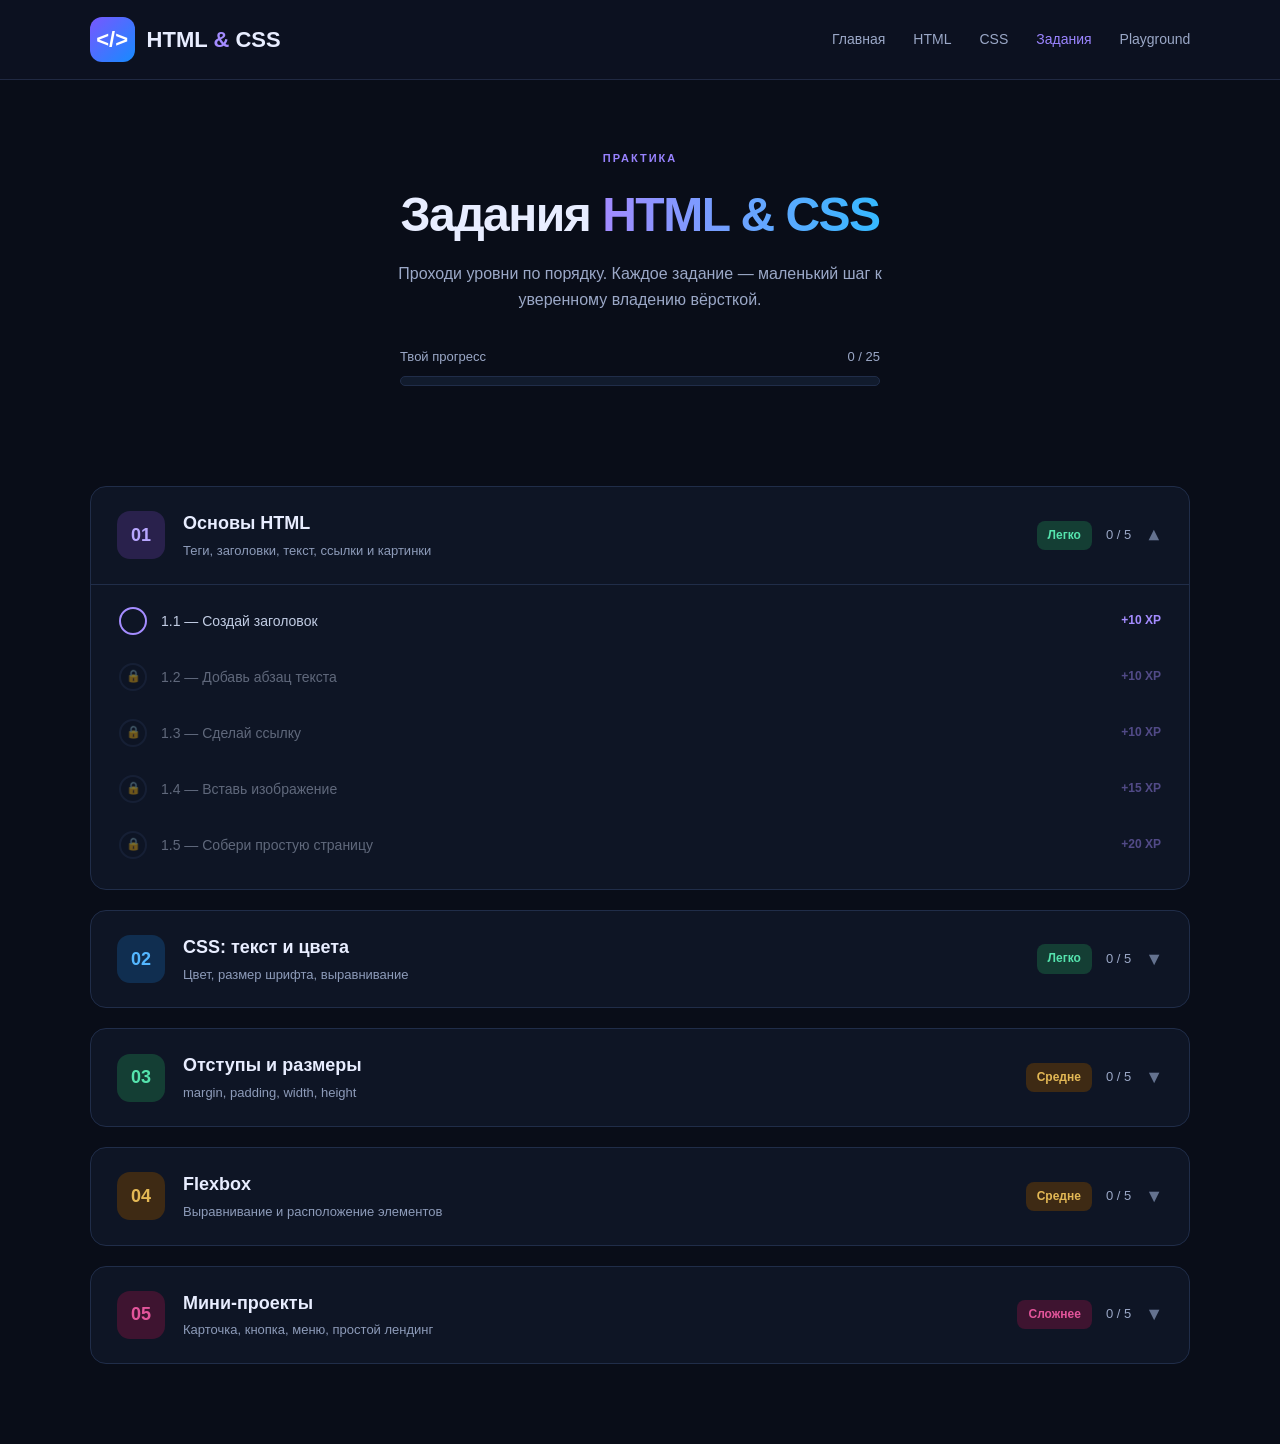
<file: tasks.html>
<!DOCTYPE html>
<html lang="ru">
<head>
    <meta charset="UTF-8">
    <meta name="viewport" content="width=device-width, initial-scale=1.0">
    <title>Задания — HTML & CSS</title>
    <link rel="stylesheet" href="style.css">
    <style>
        /* Дополнительные стили только для страницы заданий */

        .tasks-hero {
            text-align: center;
            padding: 70px 0 50px;
        }

        .tasks-hero h1 {
            margin-top: 18px;
            font-size: clamp(28px, 4.5vw, 48px);
            line-height: 1.2;
            letter-spacing: -1.5px;
        }

        .tasks-hero p {
            max-width: 560px;
            margin: 18px auto 0;
            color: #9ba8c7;
            font-size: 16px;
        }

        /* ===== ПРОГРЕСС ===== */
        .progress-bar-wrap {
            max-width: 480px;
            margin: 35px auto 0;
        }

        .progress-info {
            display: flex;
            justify-content: space-between;
            margin-bottom: 8px;
            font-size: 13px;
            color: #9ba8c7;
        }

        .progress-track {
            height: 10px;
            background: #111b2d;
            border: 1px solid #202d49;
            border-radius: 20px;
            overflow: hidden;
        }

        .progress-fill {
            height: 100%;
            width: 0%;
            background: linear-gradient(90deg, #7857ff, #168bff);
            border-radius: 20px;
            transition: width 0.4s ease;
        }

        /* ===== УРОВНИ ===== */
        .levels {
            display: flex;
            flex-direction: column;
            gap: 20px;
            margin-top: 50px;
            margin-bottom: 80px;
        }

        .level-card {
            background: #0e1525;
            border: 1px solid #202d49;
            border-radius: 16px;
            overflow: hidden;
            transition: border-color 0.25s;
        }

        .level-card:hover {
            border-color: #7964e8;
        }

        .level-header {
            display: flex;
            align-items: center;
            justify-content: space-between;
            gap: 20px;
            padding: 22px 26px;
            cursor: pointer;
            user-select: none;
        }

        .level-left {
            display: flex;
            align-items: center;
            gap: 18px;
        }

        .level-number {
            width: 48px;
            height: 48px;
            display: grid;
            place-items: center;
            border-radius: 13px;
            font-size: 18px;
            font-weight: 800;
            flex-shrink: 0;
        }

        .level-1 .level-number { background: #29214c; color: #b8a7ff; }
        .level-2 .level-number { background: #102e50; color: #54b7ff; }
        .level-3 .level-number { background: #143e34; color: #55e3ad; }
        .level-4 .level-number { background: #3e2a14; color: #e3b855; }
        .level-5 .level-number { background: #3e1430; color: #e3559b; }

        .level-info h2 {
            font-size: 18px;
            margin-bottom: 3px;
        }

        .level-info p {
            color: #8d9bb9;
            font-size: 13px;
        }

        .level-meta {
            display: flex;
            align-items: center;
            gap: 14px;
            flex-shrink: 0;
        }

        .level-badge {
            padding: 5px 11px;
            border-radius: 8px;
            font-size: 12px;
            font-weight: 700;
        }

        .badge-easy   { background: #143e34; color: #55e3ad; }
        .badge-medium { background: #3e2a14; color: #e3b855; }
        .badge-hard   { background: #3e1430; color: #e3559b; }

        .level-progress {
            font-size: 13px;
            color: #9ba8c7;
            white-space: nowrap;
        }

        .level-arrow {
            font-size: 18px;
            color: #64728f;
            transition: transform 0.25s;
        }

        .level-card.open .level-arrow {
            transform: rotate(180deg);
        }

        /* ===== СПИСОК ЗАДАНИЙ ВНУТРИ УРОВНЯ ===== */
        .level-body {
            display: none;
            border-top: 1px solid #202d49;
            padding: 8px 16px 16px;
        }

        .level-card.open .level-body {
            display: block;
        }

        .task-item {
            display: flex;
            align-items: center;
            gap: 14px;
            padding: 14px 12px;
            border-radius: 10px;
            transition: background 0.2s;
            cursor: pointer;
        }

        .task-item:hover {
            background: #111b2d;
        }

        .task-status {
            width: 28px;
            height: 28px;
            border-radius: 50%;
            border: 2px solid #a48cff;
            display: grid;
            place-items: center;
            font-size: 13px;
            flex-shrink: 0;
            color: transparent;
            background: transparent;
        }

        .task-item.done .task-status {
            background: #143e34;
            border-color: #55e3ad;
            color: #55e3ad;
        }

        .task-item.locked .task-status {
            border-color: #202d49;
            background: #0d1423;
            color: #64728f;
            font-size: 12px;
        }

        .task-item.locked {
            opacity: 0.45;
            cursor: not-allowed;
        }

        .task-item.locked:hover {
            background: transparent;
        }

        .task-title {
            flex: 1;
            font-size: 14px;
            color: #c1cce3;
        }

        .task-item.done .task-title {
            color: #8d9bb9;
        }

        .task-xp {
            font-size: 12px;
            color: #a48cff;
            font-weight: 700;
        }

        /* ===== ПУСТОЕ СОСТОЯНИЕ ===== */
        .coming-soon {
            text-align: center;
            padding: 30px 20px;
            color: #64728f;
            font-size: 14px;
        }

        /* ===== АДАПТАЦИЯ ===== */
        @media (max-width: 700px) {
            .tasks-hero {
                padding: 50px 0 35px;
            }

            .level-header {
                flex-direction: column;
                align-items: flex-start;
                gap: 14px;
                padding: 18px 18px;
            }

            .level-meta {
                width: 100%;
                justify-content: space-between;
            }
        }
    </style>
</head>
<body>

    <header class="header">
        <a href="index.html" class="logo">
            <span class="logo-icon">&lt;/&gt;</span>
            <span>HTML <span class="logo-amp">&</span> CSS</span>
        </a>

        <nav class="navigation">
            <a href="index.html" class="nav-link">Главная</a>
            <a href="index.html#html" class="nav-link">HTML</a>
            <a href="index.html#css" class="nav-link">CSS</a>
            <a href="tasks.html" class="nav-link active">Задания</a>
            <a href="playground.html" class="nav-link">Playground</a>
        </nav>
    </header>

    <main class="container">

        <section class="tasks-hero">
            <div class="hero-label">ПРАКТИКА</div>
            <h1>Задания <span class="gradient-text">HTML & CSS</span></h1>
            <p>
                Проходи уровни по порядку. Каждое задание — маленький шаг
                к уверенному владению вёрсткой.
            </p>

            <div class="progress-bar-wrap">
                <div class="progress-info">
                    <span>Твой прогресс</span>
                    <span id="progress-text">0 / 25</span>
                </div>
                <div class="progress-track">
                    <div class="progress-fill" id="progress-fill"></div>
                </div>
            </div>
        </section>

        <section class="levels">

            <!-- Уровень 1 -->
            <div class="level-card level-1 open" data-level="1">
                <div class="level-header">
                    <div class="level-left">
                        <div class="level-number">01</div>
                        <div class="level-info">
                            <h2>Основы HTML</h2>
                            <p>Теги, заголовки, текст, ссылки и картинки</p>
                        </div>
                    </div>
                    <div class="level-meta">
                        <span class="level-badge badge-easy">Легко</span>
                        <span class="level-progress">0 / 5</span>
                        <span class="level-arrow">▼</span>
                    </div>
                </div>
                <div class="level-body">
                    <div class="task-item" data-task="1-1">
                        <div class="task-status"></div>
                        <div class="task-title">1.1 — Создай заголовок</div>
                        <div class="task-xp">+10 XP</div>
                    </div>
                    <div class="task-item locked" data-task="1-2">
                        <div class="task-status">🔒</div>
                        <div class="task-title">1.2 — Добавь абзац текста</div>
                        <div class="task-xp">+10 XP</div>
                    </div>
                    <div class="task-item locked" data-task="1-3">
                        <div class="task-status">🔒</div>
                        <div class="task-title">1.3 — Сделай ссылку</div>
                        <div class="task-xp">+10 XP</div>
                    </div>
                    <div class="task-item locked" data-task="1-4">
                        <div class="task-status">🔒</div>
                        <div class="task-title">1.4 — Вставь изображение</div>
                        <div class="task-xp">+15 XP</div>
                    </div>
                    <div class="task-item locked" data-task="1-5">
                        <div class="task-status">🔒</div>
                        <div class="task-title">1.5 — Собери простую страницу</div>
                        <div class="task-xp">+20 XP</div>
                    </div>
                </div>
            </div>

            <!-- Уровень 2 -->
            <div class="level-card level-2" data-level="2">
                <div class="level-header">
                    <div class="level-left">
                        <div class="level-number">02</div>
                        <div class="level-info">
                            <h2>CSS: текст и цвета</h2>
                            <p>Цвет, размер шрифта, выравнивание</p>
                        </div>
                    </div>
                    <div class="level-meta">
                        <span class="level-badge badge-easy">Легко</span>
                        <span class="level-progress">0 / 5</span>
                        <span class="level-arrow">▼</span>
                    </div>
                </div>
                <div class="level-body">
                    <div class="task-item locked" data-task="2-1">
                        <div class="task-status">🔒</div>
                        <div class="task-title">2.1 — Измени цвет текста</div>
                        <div class="task-xp">+10 XP</div>
                    </div>
                    <div class="task-item locked" data-task="2-2">
                        <div class="task-status">🔒</div>
                        <div class="task-title">2.2 — Размер шрифта</div>
                        <div class="task-xp">+10 XP</div>
                    </div>
                    <div class="task-item locked" data-task="2-3">
                        <div class="task-status">🔒</div>
                        <div class="task-title">2.3 — Жирный и цветной текст</div>
                        <div class="task-xp">+15 XP</div>
                    </div>
                    <div class="task-item locked" data-task="2-4">
                        <div class="task-status">🔒</div>
                        <div class="task-title">2.4 — Выравнивание текста</div>
                        <div class="task-xp">+10 XP</div>
                    </div>
                    <div class="task-item locked" data-task="2-5">
                        <div class="task-status">🔒</div>
                        <div class="task-title">2.5 — Стилизуй карточку</div>
                        <div class="task-xp">+20 XP</div>
                    </div>
                </div>
            </div>

            <!-- Уровень 3 -->
            <div class="level-card level-3" data-level="3">
                <div class="level-header">
                    <div class="level-left">
                        <div class="level-number">03</div>
                        <div class="level-info">
                            <h2>Отступы и размеры</h2>
                            <p>margin, padding, width, height</p>
                        </div>
                    </div>
                    <div class="level-meta">
                        <span class="level-badge badge-medium">Средне</span>
                        <span class="level-progress">0 / 5</span>
                        <span class="level-arrow">▼</span>
                    </div>
                </div>
                <div class="level-body">
                    <div class="task-item locked" data-task="3-1">
                        <div class="task-status">🔒</div>
                        <div class="task-title">3.1 — Внутренний отступ (padding)</div>
                        <div class="task-xp">+10 XP</div>
                    </div>
                    <div class="task-item locked" data-task="3-2">
                        <div class="task-status">🔒</div>
                        <div class="task-title">3.2 — Внешний отступ (margin)</div>
                        <div class="task-xp">+10 XP</div>
                    </div>
                    <div class="task-item locked" data-task="3-3">
                        <div class="task-status">🔒</div>
                        <div class="task-title">3.3 — Ширина и высота</div>
                        <div class="task-xp">+10 XP</div>
                    </div>
                    <div class="task-item locked" data-task="3-4">
                        <div class="task-status">🔒</div>
                        <div class="task-title">3.4 — Центрирование через margin</div>
                        <div class="task-xp">+15 XP</div>
                    </div>
                    <div class="task-item locked" data-task="3-5">
                        <div class="task-status">🔒</div>
                        <div class="task-title">3.5 — Карточка с отступами</div>
                        <div class="task-xp">+20 XP</div>
                    </div>
                </div>
            </div>

            <!-- Уровень 4 -->
            <div class="level-card level-4" data-level="4">
                <div class="level-header">
                    <div class="level-left">
                        <div class="level-number">04</div>
                        <div class="level-info">
                            <h2>Flexbox</h2>
                            <p>Выравнивание и расположение элементов</p>
                        </div>
                    </div>
                    <div class="level-meta">
                        <span class="level-badge badge-medium">Средне</span>
                        <span class="level-progress">0 / 5</span>
                        <span class="level-arrow">▼</span>
                    </div>
                </div>
                <div class="level-body">
                    <div class="task-item locked" data-task="4-1">
                        <div class="task-status">🔒</div>
                        <div class="task-title">4.1 — Включи Flexbox</div>
                        <div class="task-xp">+10 XP</div>
                    </div>
                    <div class="task-item locked" data-task="4-2">
                        <div class="task-status">🔒</div>
                        <div class="task-title">4.2 — Центр по горизонтали</div>
                        <div class="task-xp">+10 XP</div>
                    </div>
                    <div class="task-item locked" data-task="4-3">
                        <div class="task-status">🔒</div>
                        <div class="task-title">4.3 — Центр по вертикали</div>
                        <div class="task-xp">+10 XP</div>
                    </div>
                    <div class="task-item locked" data-task="4-4">
                        <div class="task-status">🔒</div>
                        <div class="task-title">4.4 — Пространство между элементами</div>
                        <div class="task-xp">+15 XP</div>
                    </div>
                    <div class="task-item locked" data-task="4-5">
                        <div class="task-status">🔒</div>
                        <div class="task-title">4.5 — Полное центрирование</div>
                        <div class="task-xp">+20 XP</div>
                    </div>
                </div>
            </div>

            <!-- Уровень 5 -->
            <div class="level-card level-5" data-level="5">
                <div class="level-header">
                    <div class="level-left">
                        <div class="level-number">05</div>
                        <div class="level-info">
                            <h2>Мини-проекты</h2>
                            <p>Карточка, кнопка, меню, простой лендинг</p>
                        </div>
                    </div>
                    <div class="level-meta">
                        <span class="level-badge badge-hard">Сложнее</span>
                        <span class="level-progress">0 / 5</span>
                        <span class="level-arrow">▼</span>
                    </div>
                </div>
                <div class="level-body">
                    <div class="task-item locked" data-task="5-1">
                        <div class="task-status">🔒</div>
                        <div class="task-title">5.1 — Красивая кнопка</div>
                        <div class="task-xp">+15 XP</div>
                    </div>
                    <div class="task-item locked" data-task="5-2">
                        <div class="task-status">🔒</div>
                        <div class="task-title">5.2 — Карточка профиля</div>
                        <div class="task-xp">+15 XP</div>
                    </div>
                    <div class="task-item locked" data-task="5-3">
                        <div class="task-status">🔒</div>
                        <div class="task-title">5.3 — Навигационное меню</div>
                        <div class="task-xp">+15 XP</div>
                    </div>
                    <div class="task-item locked" data-task="5-4">
                        <div class="task-status">🔒</div>
                        <div class="task-title">5.4 — Центрированный блок с кнопкой</div>
                        <div class="task-xp">+20 XP</div>
                    </div>
                    <div class="task-item locked" data-task="5-5">
                        <div class="task-status">🔒</div>
                        <div class="task-title">5.5 — Финальный мини-лендинг</div>
                        <div class="task-xp">+25 XP</div>
                    </div>
                </div>
            </div>

        </section>

    </main>

    <script>
        // Открытие / закрытие уровней
        document.querySelectorAll('.level-header').forEach(header => {
            header.addEventListener('click', () => {
                const card = header.parentElement;
                card.classList.toggle('open');
            });
        });

        // ===== ПРОГРЕСС =====
        function getProgress() {
            try {
                return JSON.parse(localStorage.getItem("htmlcss_progress") || "{}");
            } catch {
                return {};
            }
        }

        const progress = getProgress();
        const order = [
            "1-1", "1-2", "1-3", "1-4", "1-5",
            "2-1", "2-2", "2-3", "2-4", "2-5",
            "3-1", "3-2", "3-3", "3-4", "3-5",
            "4-1", "4-2", "4-3", "4-4", "4-5",
            "5-1", "5-2", "5-3", "5-4", "5-5"
        ];
        let doneCount = 0;

        // Отметить выполненные и разблокировать следующие
        order.forEach((id, i) => {
            const el = document.querySelector(`[data-task="${id}"]`);
            if (!el) return;

            if (progress[id]) {
                el.classList.add("done");
                el.classList.remove("locked");
                el.querySelector(".task-status").textContent = "✓";
                doneCount++;
            } else if (i === 0 || progress[order[i - 1]]) {
                el.classList.remove("locked");
                el.querySelector(".task-status").textContent = "";
            } else {
                el.classList.add("locked");
                el.querySelector(".task-status").textContent = "🔒";
            }
        });

        // Клик по доступному заданию
        document.querySelectorAll(".task-item:not(.locked)").forEach(item => {
            item.addEventListener("click", () => {
                window.location.href = `playground.html?task=${item.dataset.task}`;
            });
        });

        // Прогресс-бар
        const total = 25;
        const fill = document.getElementById("progress-fill");
        const text = document.getElementById("progress-text");
        if (fill && text) {
            text.textContent = `${doneCount} / ${total}`;
            fill.style.width = `${(doneCount / total) * 100}%`;
        }

        // Счётчики уровней
        const levels = {
            1: ["1-1", "1-2", "1-3", "1-4", "1-5"],
            2: ["2-1", "2-2", "2-3", "2-4", "2-5"],
            3: ["3-1", "3-2", "3-3", "3-4", "3-5"],
            4: ["4-1", "4-2", "4-3", "4-4", "4-5"],
            5: ["5-1", "5-2", "5-3", "5-4", "5-5"]
        };

        for (let n = 1; n <= 5; n++) {
            const done = levels[n].filter(id => progress[id]).length;
            const el = document.querySelector(`.level-${n} .level-progress`);
            if (el) el.textContent = `${done} / 5`;
        }

    </script>
</body>
</html>
</file>
<file: style.css>
/* ===== ОСНОВНЫЕ НАСТРОЙКИ ===== */

* {
    margin: 0;
    padding: 0;
    box-sizing: border-box;
}

html {
    scroll-behavior: smooth;
}

body {
    background: #090d18;
    color: #e8edff;
    font-family: Arial, sans-serif;
    line-height: 1.6;
}

a {
    color: inherit;
    text-decoration: none;
}

::selection {
    background: #7657ff;
    color: white;
}

/* ===== ШАПКА ===== */

.header {
    min-height: 80px;
    padding: 15px 7%;
    display: flex;
    justify-content: space-between;
    align-items: center;
    gap: 25px;

    background: #0c1120;
    border-bottom: 1px solid #202942;
}

.logo {
    display: flex;
    align-items: center;
    gap: 12px;
    font-size: 22px;
    font-weight: 800;
    white-space: nowrap;
}

.logo-icon {
    width: 45px;
    height: 45px;
    display: grid;
    place-items: center;

    background: linear-gradient(135deg, #7857ff, #168bff);
    border-radius: 12px;
    color: white;
}

.logo-amp {
    color: #a48cff;
}

.navigation {
    display: flex;
    align-items: center;
    gap: 28px;
}

.nav-link {
    color: #9ba8c7;
    font-size: 14px;
    transition: color 0.2s;
}

.nav-link:hover,
.nav-link.active {
    color: #9b85ff;
}

/* ===== ОСНОВНОЙ КОНТЕЙНЕР ===== */

.container {
    width: min(1100px, 90%);
    margin: 0 auto;
}

/* ===== ГЛАВНЫЙ БЛОК ===== */

.hero {
    text-align: center;
    padding: 90px 0 65px;
}

.hero-label,
.section-label {
    color: #9882ff;
    font-size: 11px;
    font-weight: 800;
    letter-spacing: 2px;
}

.hero h1 {
    margin-top: 18px;
    font-size: clamp(32px, 5vw, 58px);
    line-height: 1.2;
    letter-spacing: -2px;
}

.gradient-text {
    background: linear-gradient(90deg, #a38bff, #35b9ff);
    background-clip: text;
    -webkit-background-clip: text;
    color: transparent;
}

.hero-description {
    max-width: 620px;
    margin: 22px auto 30px;
    color: #9ba8c7;
    font-size: 16px;
}

/* ===== ПОИСК ===== */

.search-box {
    width: min(650px, 100%);
    min-height: 62px;
    margin: 0 auto;

    display: flex;
    align-items: center;
    gap: 15px;
    padding: 0 18px;

    background: #10182a;
    border: 1px solid #303c5d;
    border-radius: 15px;

    transition: border-color 0.25s, box-shadow 0.25s;
}

.search-box:focus-within {
    border-color: #8a70ff;
    box-shadow: 0 0 25px #7657ff20;
}

.search-icon {
    font-size: 25px;
    color: #8f9fca;
}

.search-box input {
    flex: 1;
    min-width: 0;
    border: none;
    outline: none;

    background: transparent;
    color: white;
    font-size: 15px;
}

.search-box input::placeholder {
    color: #7583a4;
}

.search-shortcut {
    padding: 4px 9px;
    border: 1px solid #303c5d;
    border-radius: 7px;
    color: #9ba8c7;
    font-size: 12px;
}

.search-hint {
    margin-top: 12px;
    color: #64728f;
    font-size: 12px;
}

/* ===== КАРТОЧКИ КАТЕГОРИЙ ===== */

.categories {
    display: grid;
    grid-template-columns: repeat(3, minmax(0, 1fr));
    gap: 18px;
}

.category-card {
    padding: 28px 22px;
    background: #0e1525;
    border: 1px solid #202d49;
    border-radius: 16px;

    transition: transform 0.25s, border-color 0.25s;
}

.category-card:hover {
    transform: translateY(-5px);
    border-color: #7964e8;
}

.category-icon {
    width: 48px;
    height: 48px;
    display: grid;
    place-items: center;

    margin-bottom: 18px;
    border-radius: 13px;

    background: #29214c;
    color: #b8a7ff;
    font-size: 20px;
    font-weight: bold;
}

.css-card .category-icon {
    background: #102e50;
    color: #54b7ff;
}

.examples-card .category-icon {
    background: #143e34;
    color: #55e3ad;
}

.category-card h2 {
    font-size: 20px;
    margin-bottom: 6px;
}

.category-card p {
    min-height: 48px;
    color: #8d9bb9;
    font-size: 14px;
}

.card-link {
    display: inline-block;
    margin-top: 18px;
    color: #a48cff;
    font-size: 13px;
    font-weight: bold;
}

/* ===== РАЗДЕЛЫ СПРАВОЧНИКА ===== */

.content-section {
    margin-top: 75px;
    padding: 30px;
     background: #0d1423;
    border: 1px solid #202d49;
    border-radius: 18px;
    scroll-margin-top: 25px;
}

.section-heading {
    display: flex;
    align-items: center;
    justify-content: space-between;
    gap: 20px;
}

.section-heading h2,
.content-section > h2 {
    margin-top: 8px;
    font-size: 27px;
}

.section-description {
    margin-top: 12px;
    color: #94a2bf;
    font-size: 14px;
}

.section-symbol {
    font-size: 34px;
    font-weight: bold;
    color: #a48cff;
}

.css-symbol {
    color: #43adff;
}

/* ===== СПИСОК ТЕМ ===== */

.topic-list {
    display: grid;
    grid-template-columns: repeat(2, minmax(0, 1fr));
    gap: 12px;
    margin-top: 28px;
}

.topic {
    display: flex;
    align-items: center;
    gap: 15px;
    padding: 14px;

    background: #111b2d;
    border: 1px solid #202d49;
    border-radius: 10px;

    transition: border-color 0.2s;
}

.topic:hover {
    border-color: #7964e8;
}

.topic-code {
    min-width: 85px;
    color: #a995ff;
    font-family: monospace;
    font-size: 14px;
    font-weight: bold;
}

.topic-name {
    color: #c1cce3;
    font-size: 13px;
}

/* ===== ПРИМЕР КОДА ===== */

.code-example {
    margin-top: 25px;
    overflow: hidden;

    background: #080d17;
    border: 1px solid #263451;
    border-radius: 12px;
}

.code-header {
    display: flex;
    justify-content: space-between;
    padding: 12px 18px;

    background: #121b2c;
    border-bottom: 1px solid #263451;

    color: #9eacc9;
    font-size: 12px;
}

.code-status {
    color: #a995ff;
}

pre {
    padding: 22px;
    overflow-x: auto;
}

code {
    color: #7fceff;
    font-family: Consolas, monospace;
    font-size: 14px;
}

/* ===== ПОДВАЛ ===== */

.footer {
    padding: 55px 0 35px;
    text-align: center;
}

.footer-logo {
    font-size: 20px;
    font-weight: bold;
}

.footer p {
    margin-top: 8px;
    color: #a995ff;
}

.footer span {
    display: block;
    margin-top: 10px;
    color: #65728e;
    font-size: 12px;
}

/* ===== АДАПТАЦИЯ ПОД ТЕЛЕФОН ===== */

@media (max-width: 700px) {
    .header {
        padding: 15px 5%;
        flex-direction: column;
    }

    .navigation {
        justify-content: center;
        flex-wrap: wrap;
        gap: 12px 20px;
    }

    .container {
        width: 92%;
    }

    .hero {
        padding: 60px 0 40px;
    }

    .hero h1 {
        letter-spacing: -1px;
    }

    .categories {
        grid-template-columns: 1fr;
    }

    .content-section {
        margin-top: 40px;
        padding: 20px 15px;
    }

    .topic-list {
        grid-template-columns: 1fr;
    }

    .topic-code {
        min-width: 80px;
    }

    .search-shortcut {
        display: none;
    }
}
/* ===== РЕЗУЛЬТАТЫ ПОИСКА ===== */

.search-results {
    width: min(650px, 100%);
    margin: 18px auto 0;
    text-align: left;
}

.search-results[hidden] {
    display: none;
}

.result-card,
.no-results {
    margin-bottom: 12px;
    padding: 20px;

    background: #0e1525;
    border: 1px solid #303c5d;
    border-radius: 13px;

    animation: resultAppear 0.25s ease;
}

.result-heading {
    display: flex;
    justify-content: space-between;
    align-items: center;
    gap: 12px;
}

.result-heading h3 {
    color: #a995ff;
    font-size: 20px;
}

.result-category {
    padding: 4px 9px;
    border-radius: 6px;

    background: #252044;
    color: #b8a7ff;
    font-size: 11px;
}

.result-card p,
.no-results p {
    margin-top: 10px;
    color: #9ba8c7;
    font-size: 14px;
}

.result-card pre {
    margin-top: 15px;
    padding: 14px;

    background: #080d17;
    border-radius: 8px;
    overflow-x: auto;
}

.result-card code {
    color: #7fceff;
    font-size: 13px;
}

.no-results {
    text-align: center;
}

.no-results h3 {
    color: #ff8b9b;
}

@keyframes resultAppear {
    from {
        opacity: 0;
        transform: translateY(8px);
    }

    to {
        opacity: 1;
        transform: translateY(0);
    }
}
.search-results[hidden],
.categories[hidden],
.content-section[hidden],
section[hidden] {
display: none !important;
}
.search-results {
width: 100%;
margin: 25px 0;
display: grid;
grid-template-columns: repeat(auto-fit, minmax(250px, 1fr));
gap: 16px;
}
.result-card {
padding: 20px;
border: 1px solid rgba(255, 255, 255, 0.12);
border-radius: 14px;
background: #171923;
color: #f1f1f1;
}
.result-heading {
display: inline-block;
margin: 0 10px 10px 0;
font-size: 22px;
}
.result-category {
color: #9b8cff;
font-size: 13px;
}
.result-card p {
line-height: 1.6;
color: #c4c4d0;
}
.result-card code {
display: block;
padding: 12px;
border-radius: 8px;
background: #0d0f16;
color: #8df0bc;
overflow-wrap: anywhere;
}
.no-results {
color: #c4c4d0;
padding: 20px 0;
}
</file>
